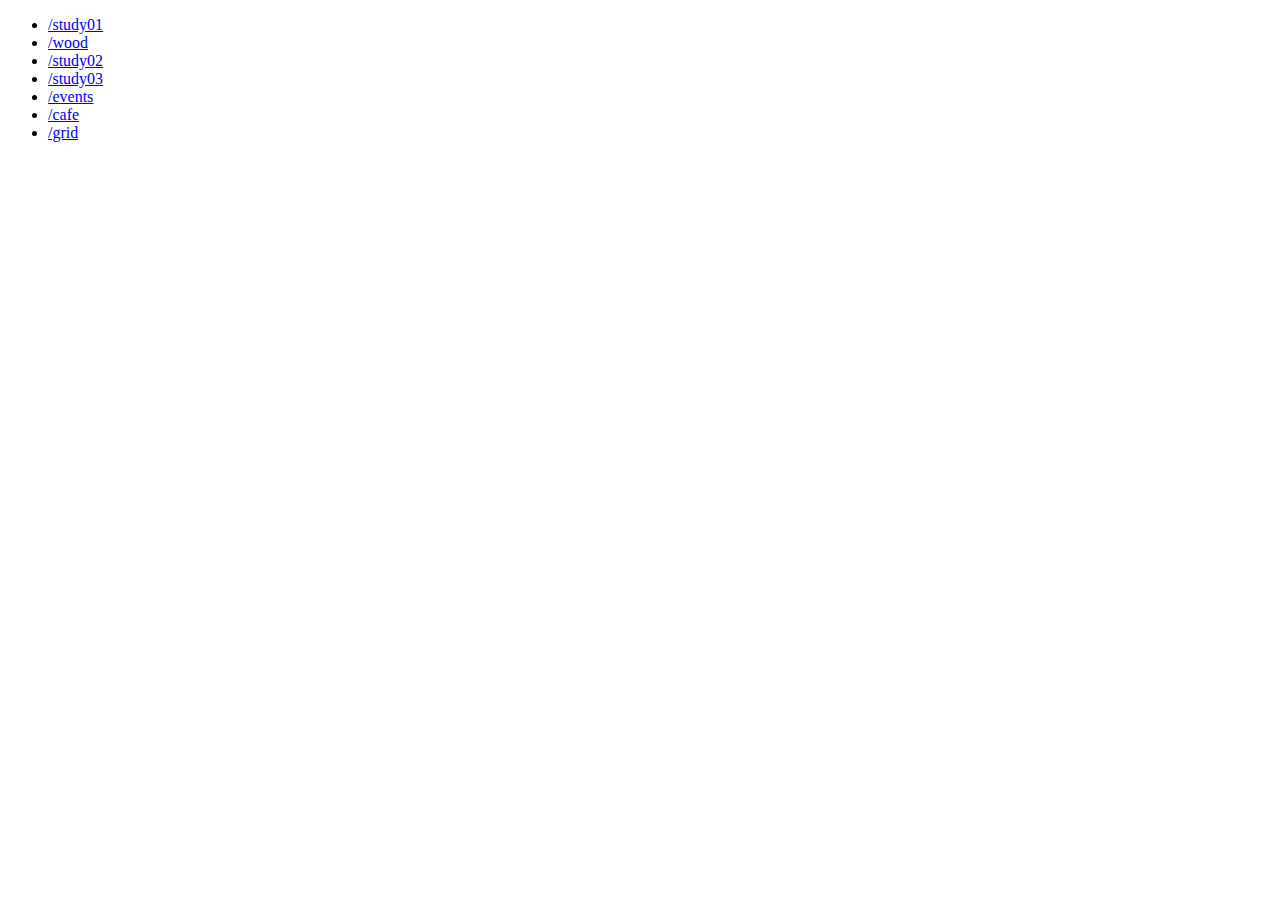
<file: index.html>
<!DOCTYPE html>
<html lang="en">
  <head>
    <meta charset="UTF-8" />
    <meta http-equiv="X-UA-Compatible" content="IE=edge" />
    <meta name="viewport" content="width=device-width, initial-scale=1.0" />
    <title>Document</title>
  </head>
  <body>
    <ul>
      <li><a href="study01">/study01</a></li>
      <li><a href="wood">/wood</a></li>
      <li><a href="study02">/study02</a></li>
      <li><a href="study03">/study03</a></li>
      <li><a href="events">/events</a></li>
      <li><a href="cafe">/cafe</a></li>
      <li><a href="grid">/grid</a></li>
    </ul>
  </body>
</html>
</file>
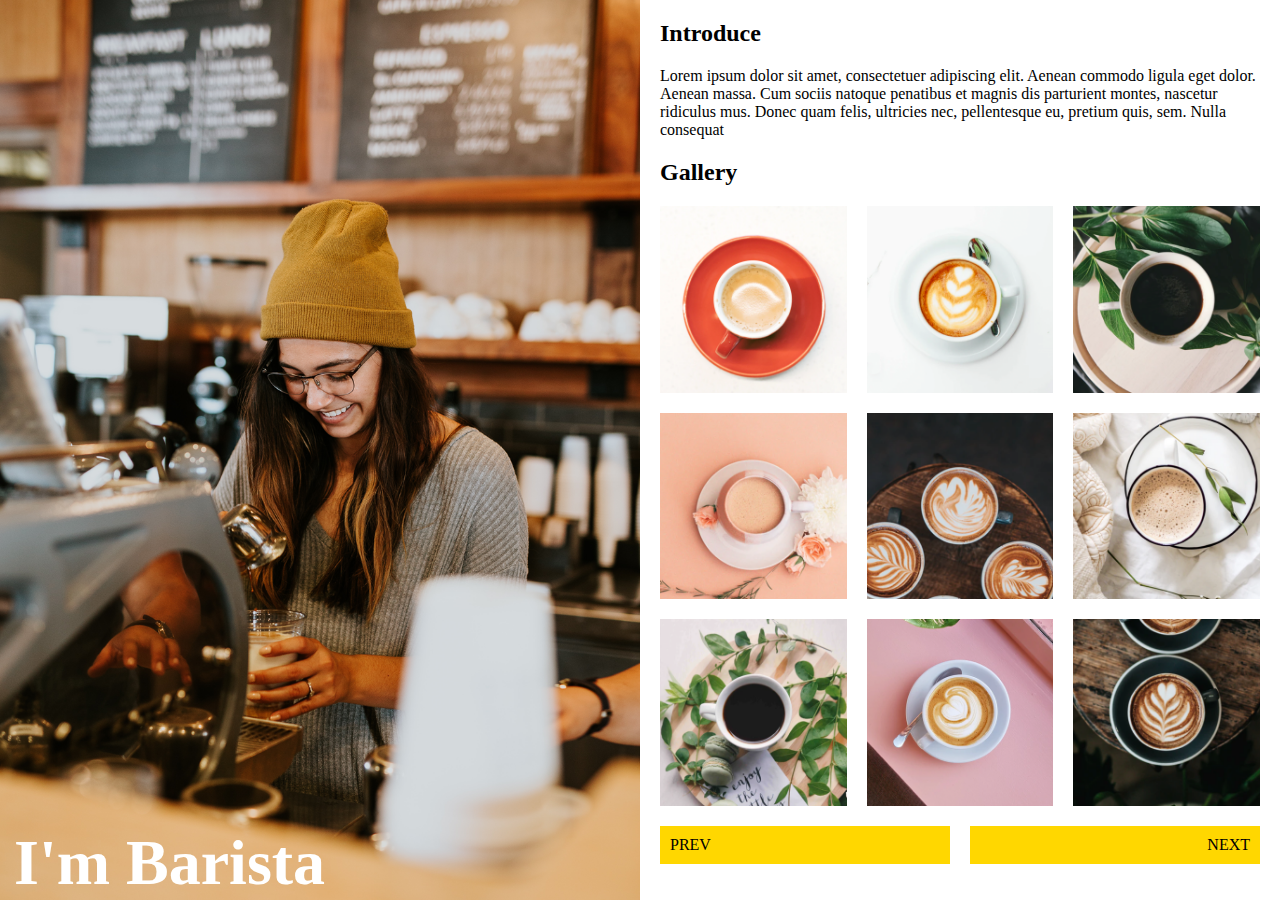
<file: cafe/index.html>
<!DOCTYPE html>
<html>
  <head>
    <title>Cafe</title>
    <link rel="stylesheet" href="style.css" />
  </head>
  <body>
    <section class="main">
      <img class="main-cover" src="./images/cover.png" alt="" />
      <h1 class="main-title">I'm Barista</h1>
    </section>

    <section class="content">
      <section class="section">
        <h2 class="section-title">Introduce</h2>
        <p class="section-description">
          Lorem ipsum dolor sit amet, consectetuer adipiscing elit. Aenean commodo ligula eget dolor. Aenean massa. Cum
          sociis natoque penatibus et magnis dis parturient montes, nascetur ridiculus mus. Donec quam felis, ultricies
          nec, pellentesque eu, pretium quis, sem. Nulla consequat
        </p>
      </section>
      <section class="section">
        <h2 class="section-title">Gallery</h2>
        <ul class="l_row">
          <li class="l_col l_col_4_12 l_col_mobile_6_12">
            <img class="coffee" src="./images/photo_1.png" alt="" />
          </li>
          <li class="l_col l_col_4_12 l_col_mobile_6_12">
            <img class="coffee" src="./images/photo_2.png" alt="" />
          </li>
          <li class="l_col l_col_4_12 l_col_mobile_6_12">
            <img class="coffee" src="./images/photo_3.png" alt="" />
          </li>
          <li class="l_col l_col_4_12 l_col_mobile_6_12">
            <img class="coffee" src="./images/photo_4.png" alt="" />
          </li>
          <li class="l_col l_col_4_12 l_col_mobile_6_12">
            <img class="coffee" src="./images/photo_5.png" alt="" />
          </li>
          <li class="l_col l_col_4_12 l_col_mobile_6_12">
            <img class="coffee" src="./images/photo_6.png" alt="" />
          </li>
          <li class="l_col l_col_4_12 l_col_mobile_6_12">
            <img class="coffee" src="./images/photo_7.png" alt="" />
          </li>
          <li class="l_col l_col_4_12 l_col_mobile_6_12">
            <img class="coffee" src="./images/photo_8.png" alt="" />
          </li>
          <li class="l_col l_col_4_12 l_col_mobile_6_12">
            <img class="coffee" src="./images/photo_9.png" alt="" />
          </li>
        </ul>
        <footer class="section-footer">
          <ul class="l_row">
            <li class="l_col l_col_6_12">
              <button class="button button_prev" type="button">PREV</button>
            </li>
            <li class="l_col l_col_6_12">
              <button class="button button_next" type="button">NEXT</button>
            </li>
          </ul>
        </footer>
      </section>
    </section>
  </body>
</html>
</file>
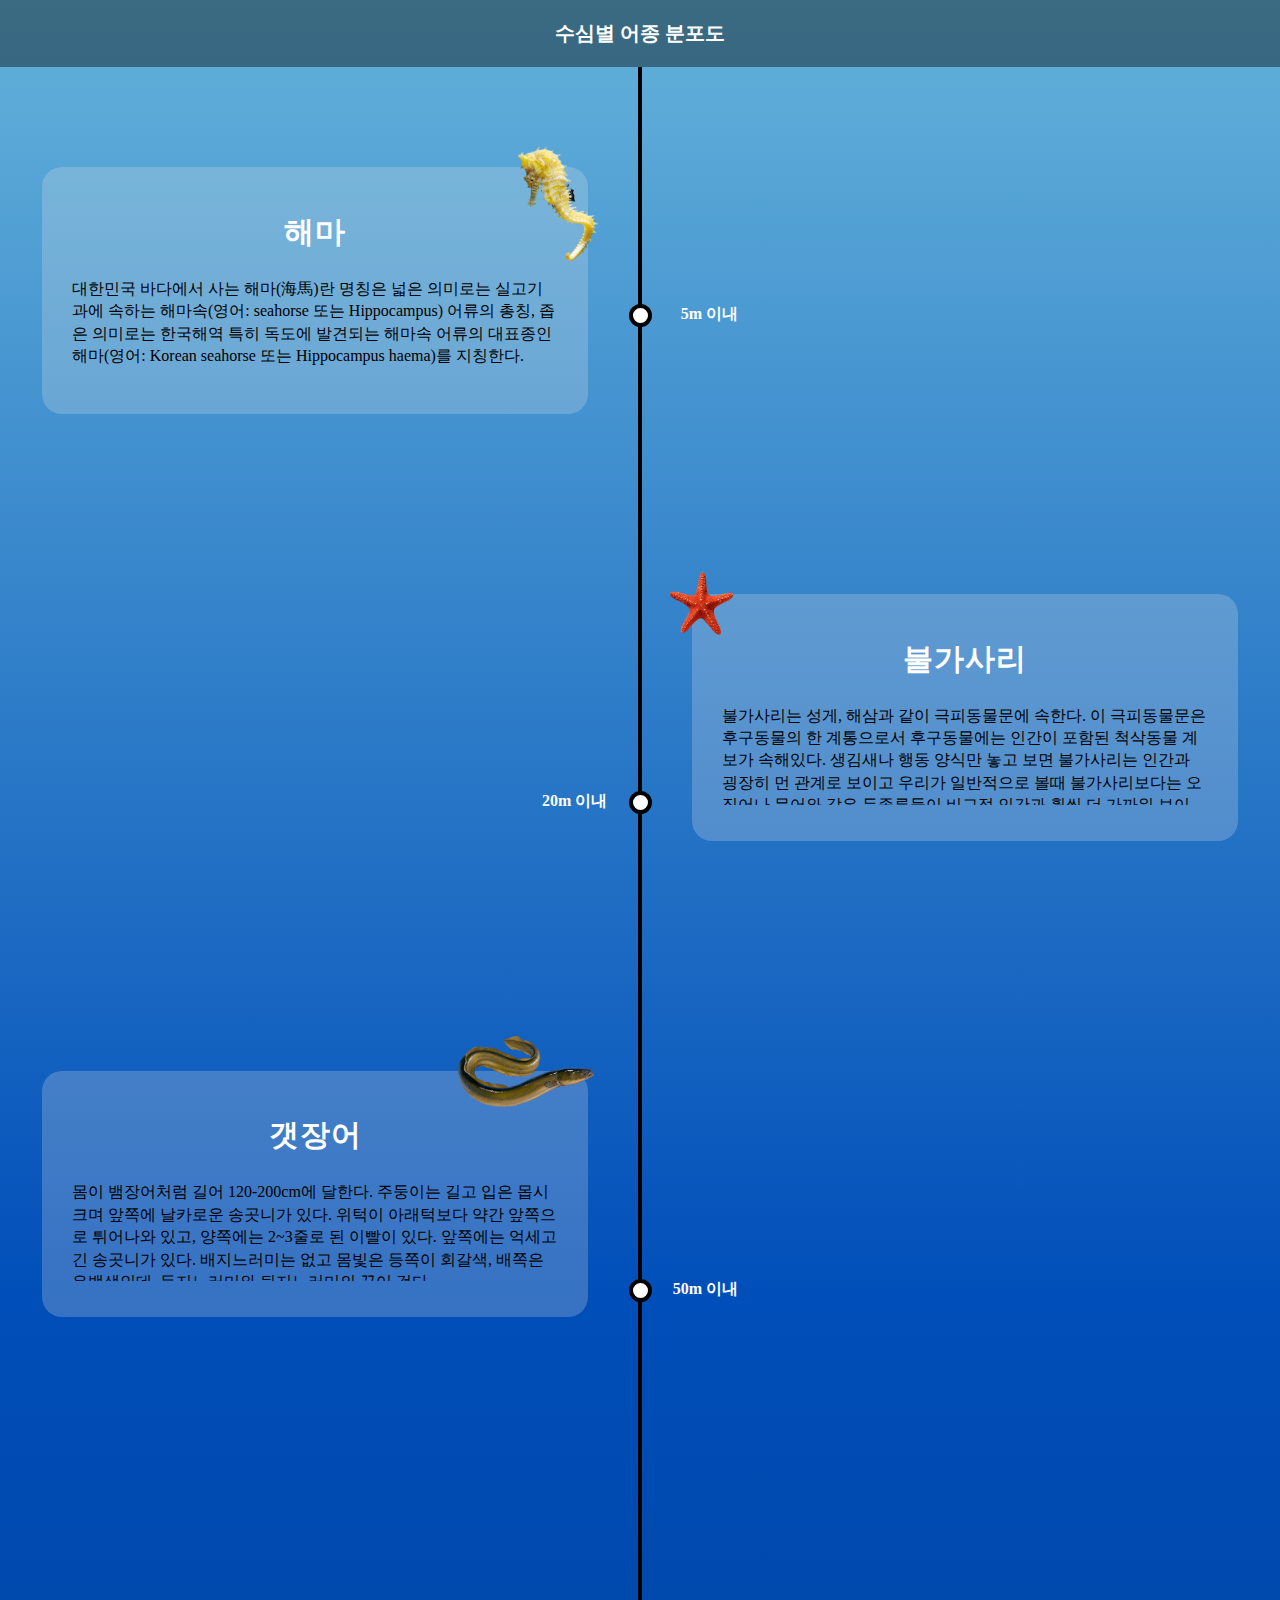
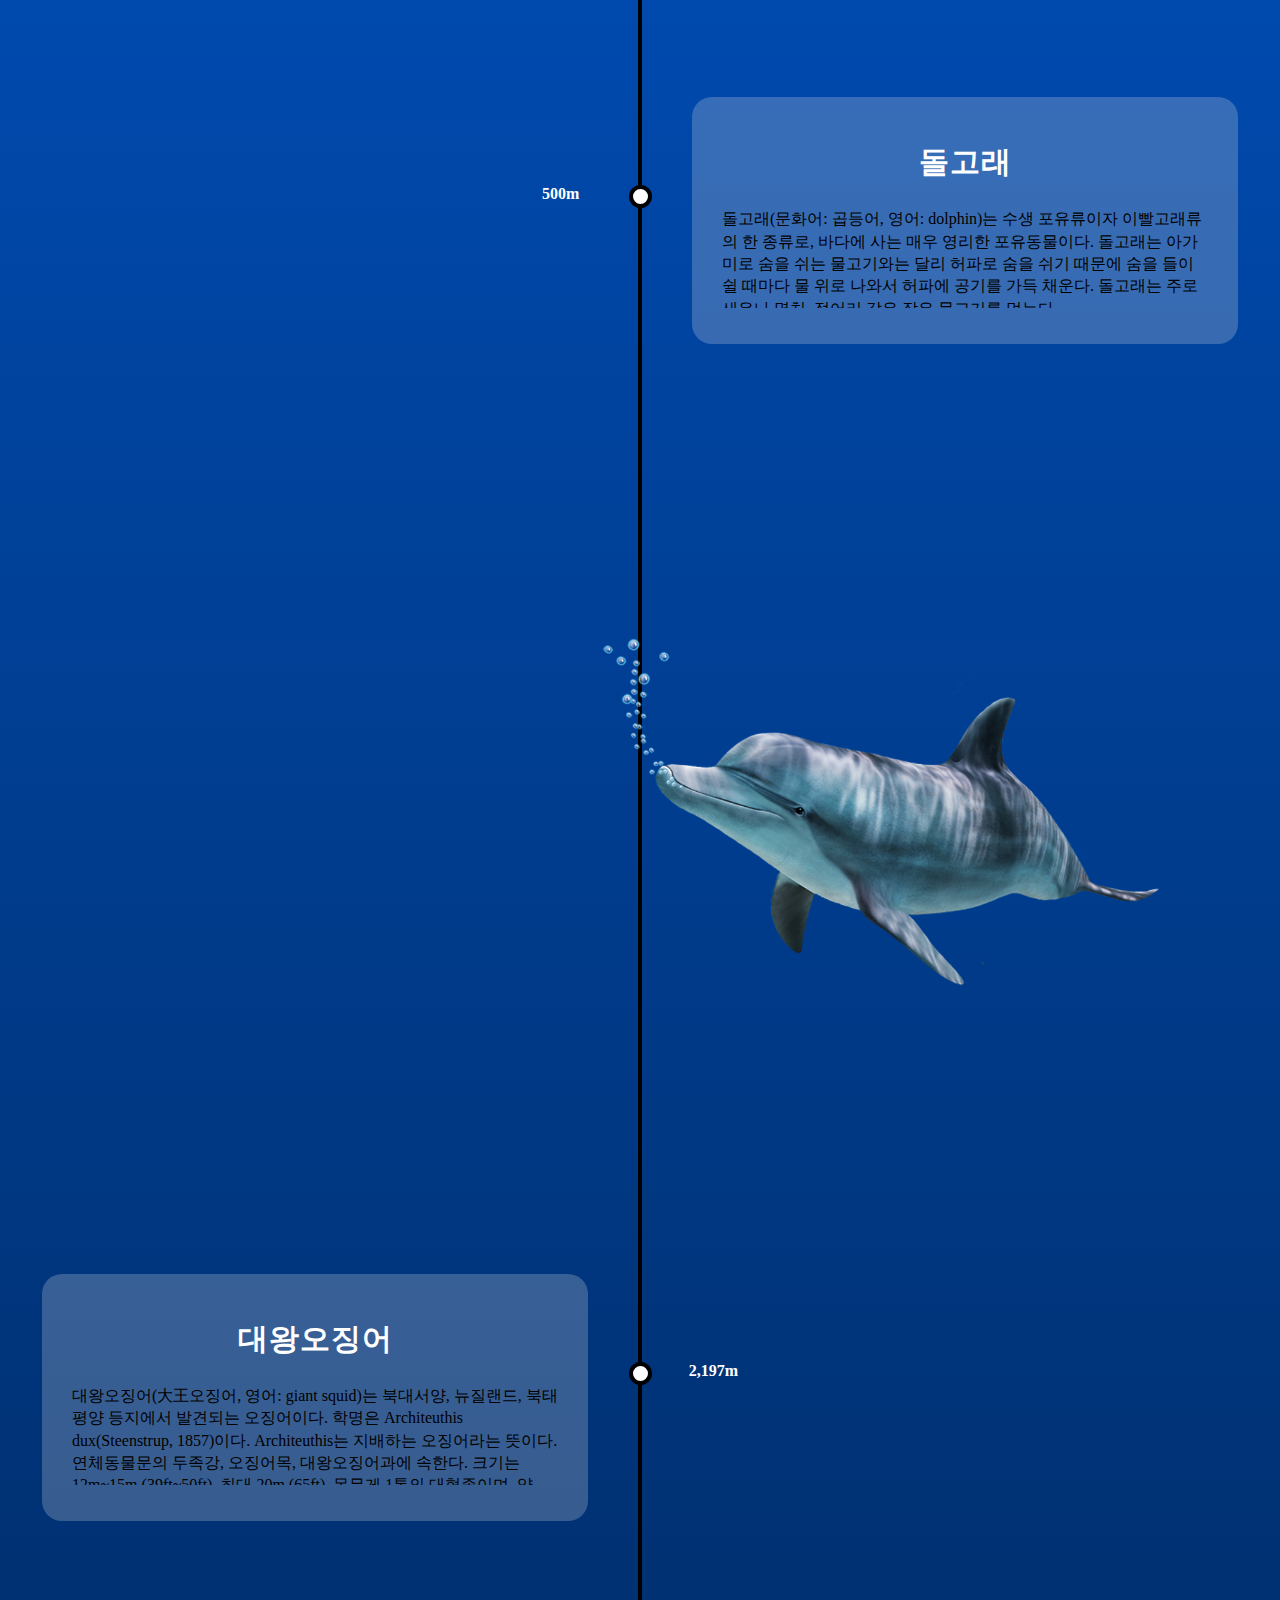
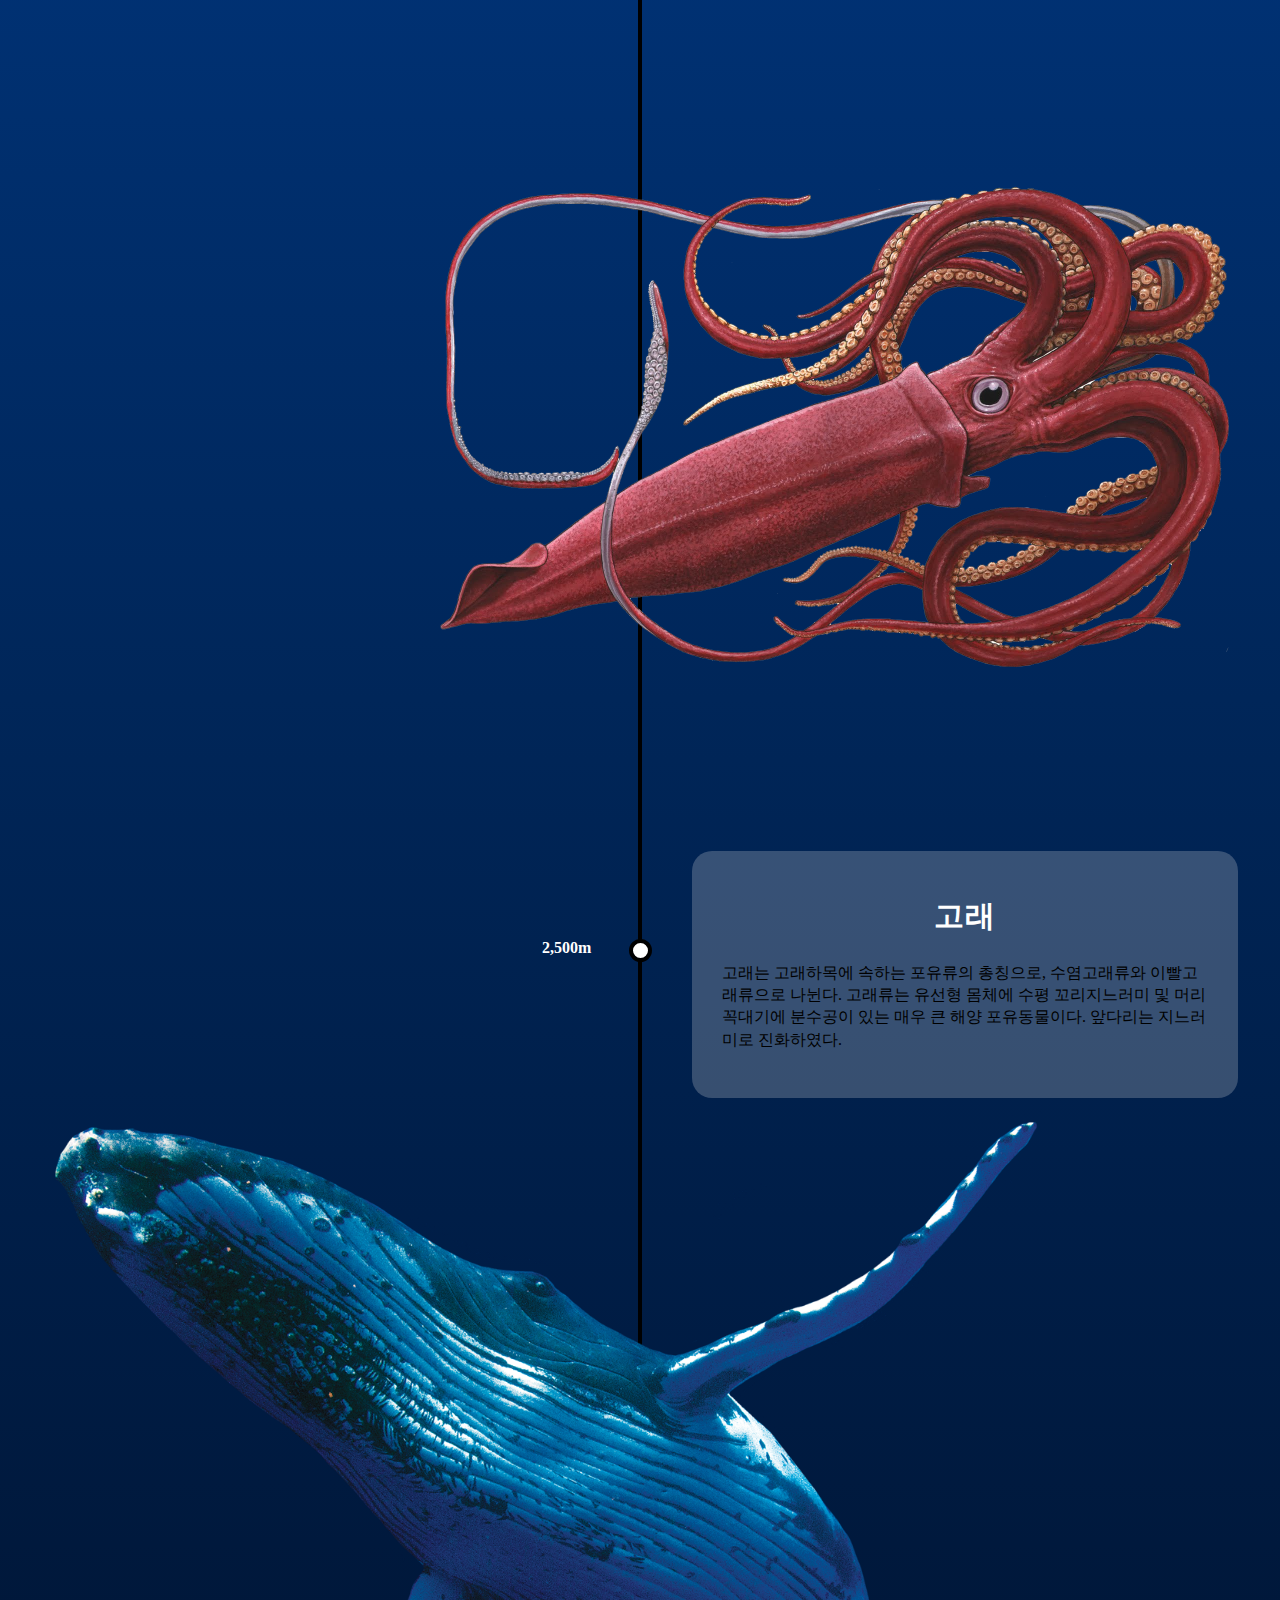
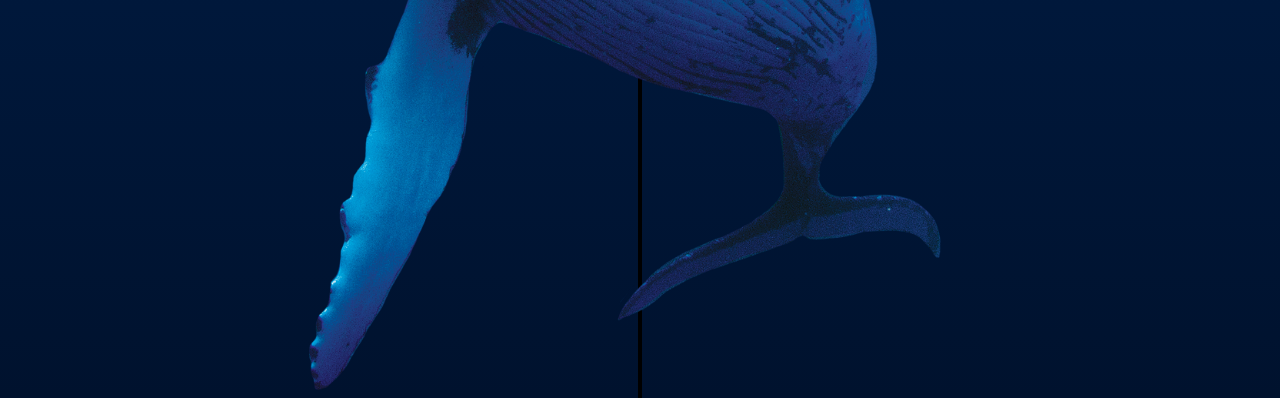
<file: day01/index.html>
<!DOCTYPE html>
<html lang="en">
  <head>
    <meta charset="UTF-8" />
    <meta http-equiv="X-UA-Compatible" content="IE=edge" />
    <meta name="viewport" content="width=device-width, initial-scale=1.0" />
    <link rel="stylesheet" href="./day01.css" />
    <title>수심별 어종 분포도</title>
  </head>
  <body>
    <h1 class="timeline-title">수심별 어종 분포도</h1>

    <section class="timeline-wrapper">
      <ul>
        <li class="timeline-item-container hippocampus">
          <div class="timeline-item-line right">5m 이내</div>
          <img src="./images/hippocampus.png" alt="해마" class="timeline-item-image image-hippocampus" />
          <div class="timeline-item item-hippocampus">
            <h2 class="timeline-item-title">해마</h2>
            <p class="timeline-item-description">
              대한민국 바다에서 사는 해마(海馬)란 명칭은 넓은 의미로는 실고기과에 속하는 해마속(영어: seahorse 또는
              Hippocampus) 어류의 총칭, 좁은 의미로는 한국해역 특히 독도에 발견되는 해마속 어류의 대표종인 해마(영어:
              Korean seahorse 또는 Hippocampus haema)를 지칭한다.
            </p>
          </div>
        </li>

        <li class="timeline-item-container starfish">
          <div class="timeline-item-line left">20m 이내</div>
          <img src="./images/starfish.png" alt="불가사리" class="timeline-item-image image-starfish" />
          <div class="timeline-item item-starfish">
            <h2 class="timeline-item-title">불가사리</h2>
            <p class="timeline-item-description">
              불가사리는 성게, 해삼과 같이 극피동물문에 속한다. 이 극피동물문은 후구동물의 한 계통으로서 후구동물에는
              인간이 포함된 척삭동물 계보가 속해있다. 생김새나 행동 양식만 놓고 보면 불가사리는 인간과 굉장히 먼 관계로
              보이고 우리가 일반적으로 볼때 불가사리보다는 오징어나 문어와 같은 두족류들이 비교적 인간과 훨씬 더 가까워
              보이나, 절지동물과 연체동물이 인간과 아예 다른 선구동물 계보에 속하는 것과 달리 이들은 인간과 같은
              후구동물 계보에 속한다. 즉 유전적으로 인간은 두족류보다 불가사리와 유연 관계가 더 가깝다.
            </p>
          </div>
        </li>

        <li class="timeline-item-container pikeeel">
          <div class="timeline-item-line right">50m 이내</div>
          <img src="./images/pikeeel.png" alt="갯장어" class="timeline-item-image image-pikeeel" />
          <div class="timeline-item item-pikeeel">
            <h2 class="timeline-item-title">갯장어</h2>
            <p class="timeline-item-description">
              몸이 뱀장어처럼 길어 120-200cm에 달한다. 주둥이는 길고 입은 몹시 크며 앞쪽에 날카로운 송곳니가 있다.
              위턱이 아래턱보다 약간 앞쪽으로 튀어나와 있고, 양쪽에는 2~3줄로 된 이빨이 있다. 앞쪽에는 억세고 긴
              송곳니가 있다. 배지느러미는 없고 몸빛은 등쪽이 회갈색, 배쪽은 은백색인데, 등지느러미와 뒷지느러미의 끝이
              검다.
            </p>
          </div>
        </li>

        <li class="timeline-item-container dolphin">
          <div class="timeline-item-line left">500m</div>
          <img src="./images/dolphin.png" alt="돌고래" class="timeline-item-image image-dolphin" />
          <div class="timeline-item item-dolphin">
            <h2 class="timeline-item-title">돌고래</h2>
            <p class="timeline-item-description">
              돌고래(문화어: 곱등어, 영어: dolphin)는 수생 포유류이자 이빨고래류의 한 종류로, 바다에 사는 매우 영리한
              포유동물이다. 돌고래는 아가미로 숨을 쉬는 물고기와는 달리 허파로 숨을 쉬기 때문에 숨을 들이쉴 때마다 물
              위로 나와서 허파에 공기를 가득 채운다. 돌고래는 주로 새우나 멸치, 정어리 같은 작은 물고기를 먹는다.
            </p>
          </div>
        </li>

        <li class="timeline-item-container giant-squid">
          <div class="timeline-item-line right">2,197m</div>
          <img src="./images/giant-squid.png" alt="대왕오징어" class="timeline-item-image image-giant-squid" />
          <div class="timeline-item item-giant-squid">
            <h2 class="timeline-item-title">대왕오징어</h2>
            <p class="timeline-item-description">
              대왕오징어(大王오징어, 영어: giant squid)는 북대서양, 뉴질랜드, 북태평양 등지에서 발견되는 오징어이다.
              학명은 Architeuthis dux(Steenstrup, 1857)이다. Architeuthis는 지배하는 오징어라는 뜻이다. 연체동물문의
              두족강, 오징어목, 대왕오징어과에 속한다. 크기는 12m~15m (39ft~50ft), 최대 20m (65ft), 몸무게 1톤의
              대형종이며, 약 600~1,500m의 심해에 주로 서식한다. 덩치가 큰 오징어류가 다 그렇듯이 몸에 부력을 얻기 위한
              염화 암모늄이 다량 포함되어있어 알싸한 맛이 나기 때문에 식용으로는 이용되지 않는다.
            </p>
          </div>
        </li>

        <li class="timeline-item-container whale">
          <div class="timeline-item-line left">2,500m</div>
          <img src="./images/whale.png" alt="고래" class="timeline-item-image image-whale" />
          <div class="timeline-item item-whale">
            <h2 class="timeline-item-title">고래</h2>
            <p class="timeline-item-description">
              고래는 고래하목에 속하는 포유류의 총칭으로, 수염고래류와 이빨고래류으로 나뉜다. 고래류는 유선형 몸체에
              수평 꼬리지느러미 및 머리 꼭대기에 분수공이 있는 매우 큰 해양 포유동물이다. 앞다리는 지느러미로
              진화하였다.
            </p>
          </div>
        </li>
      </ul>
    </section>
  </body>
</html>
</file>
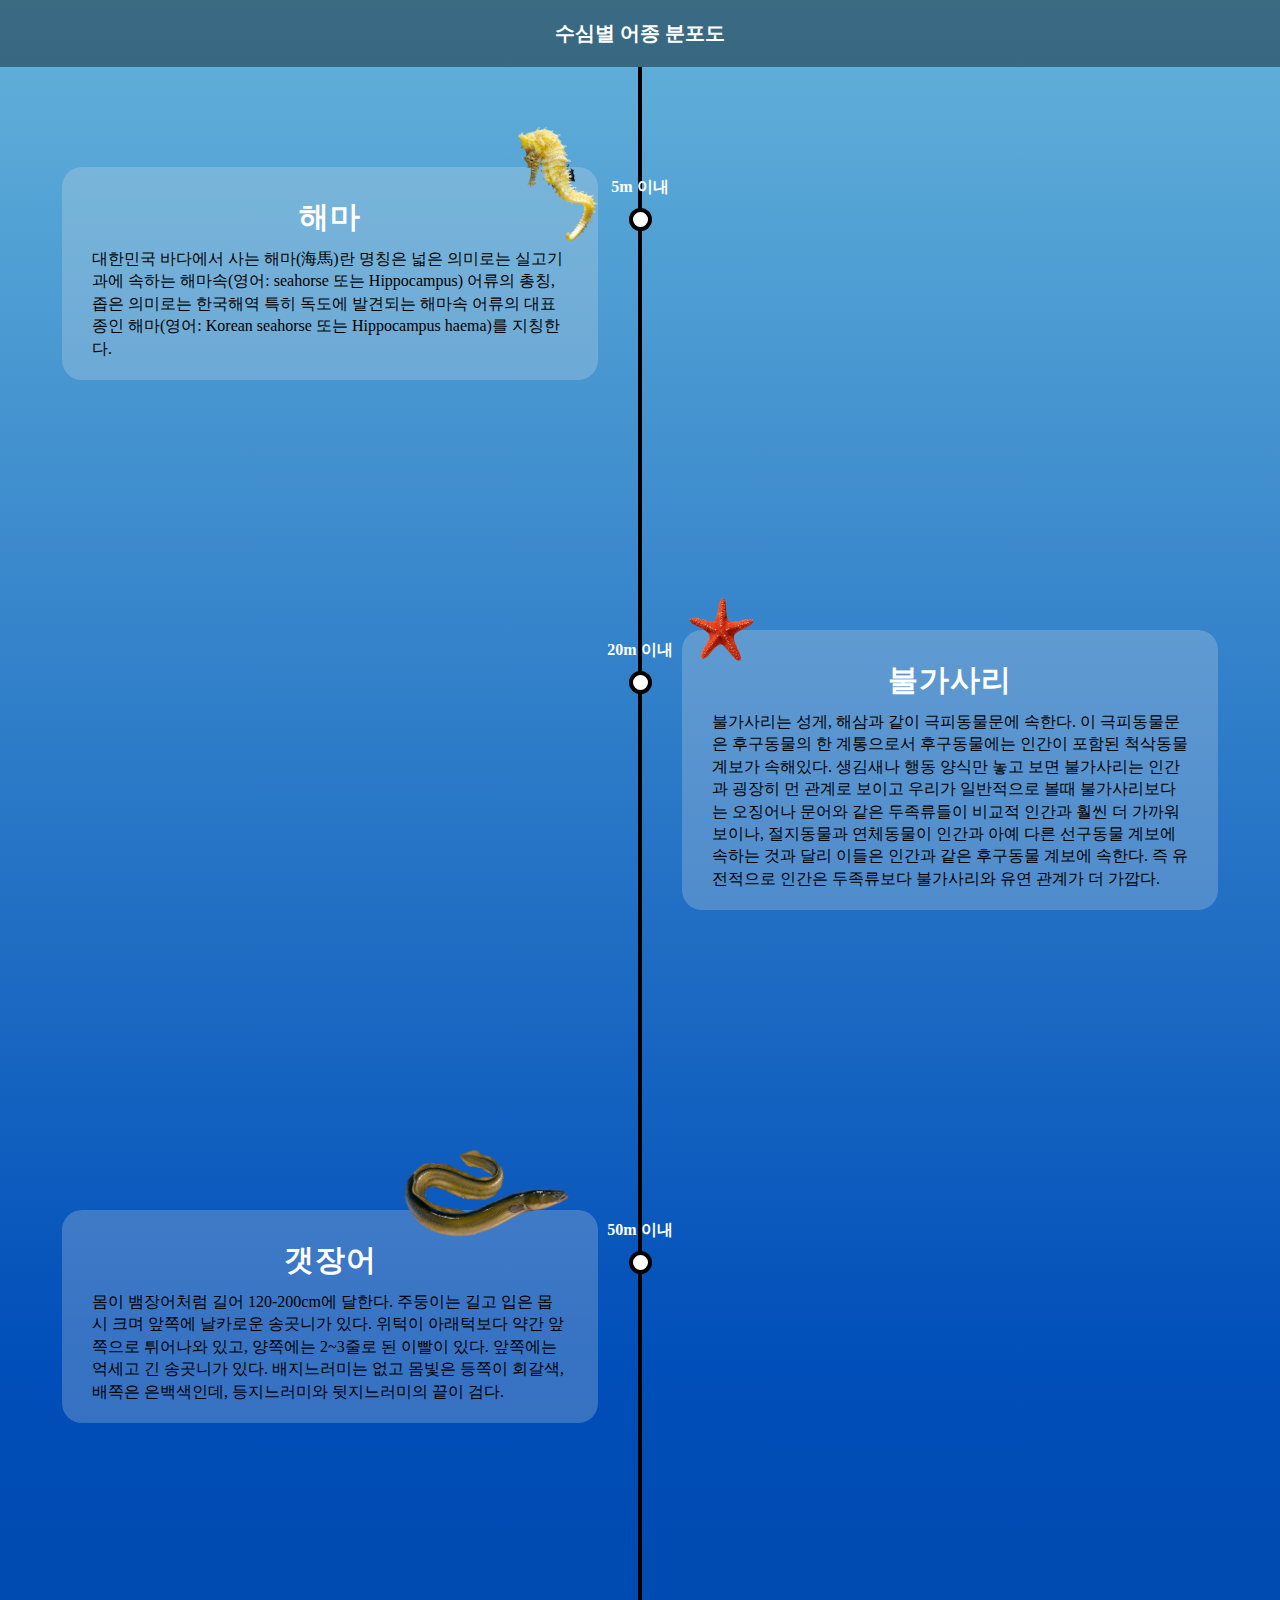
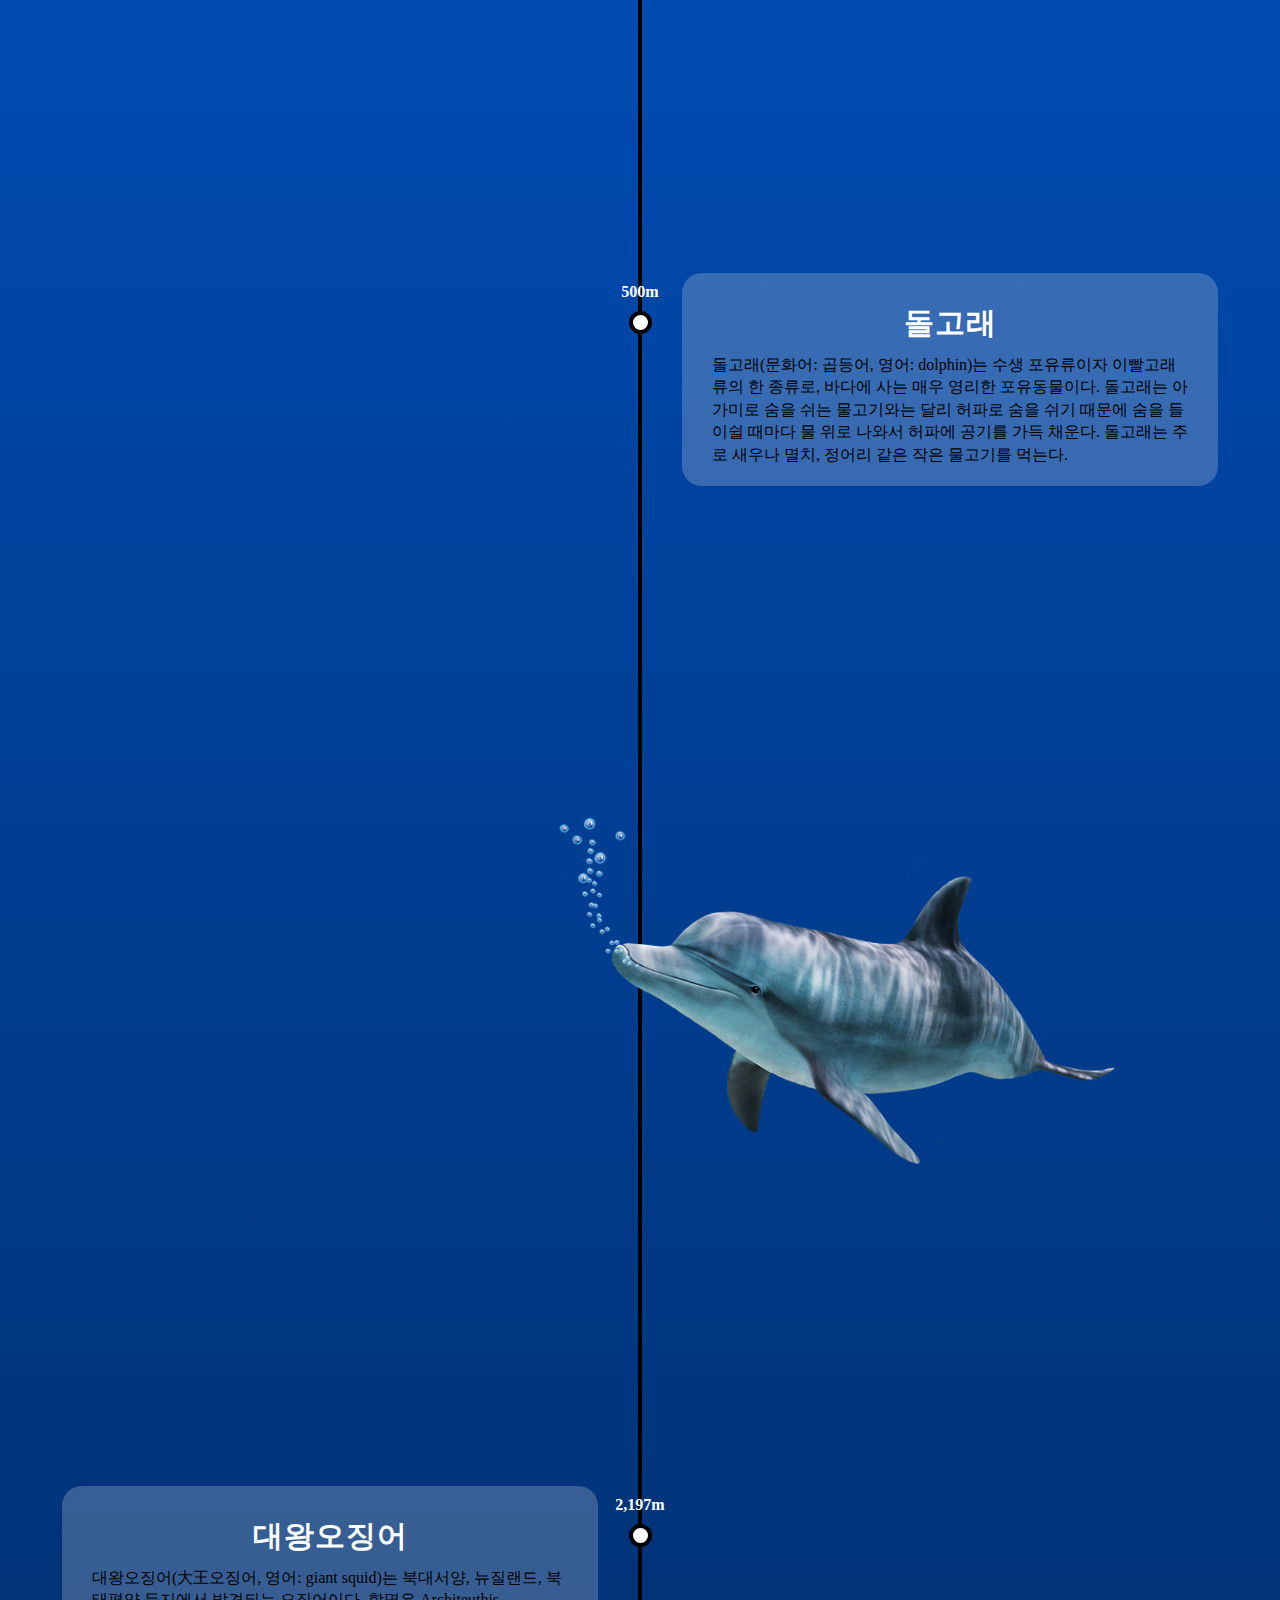
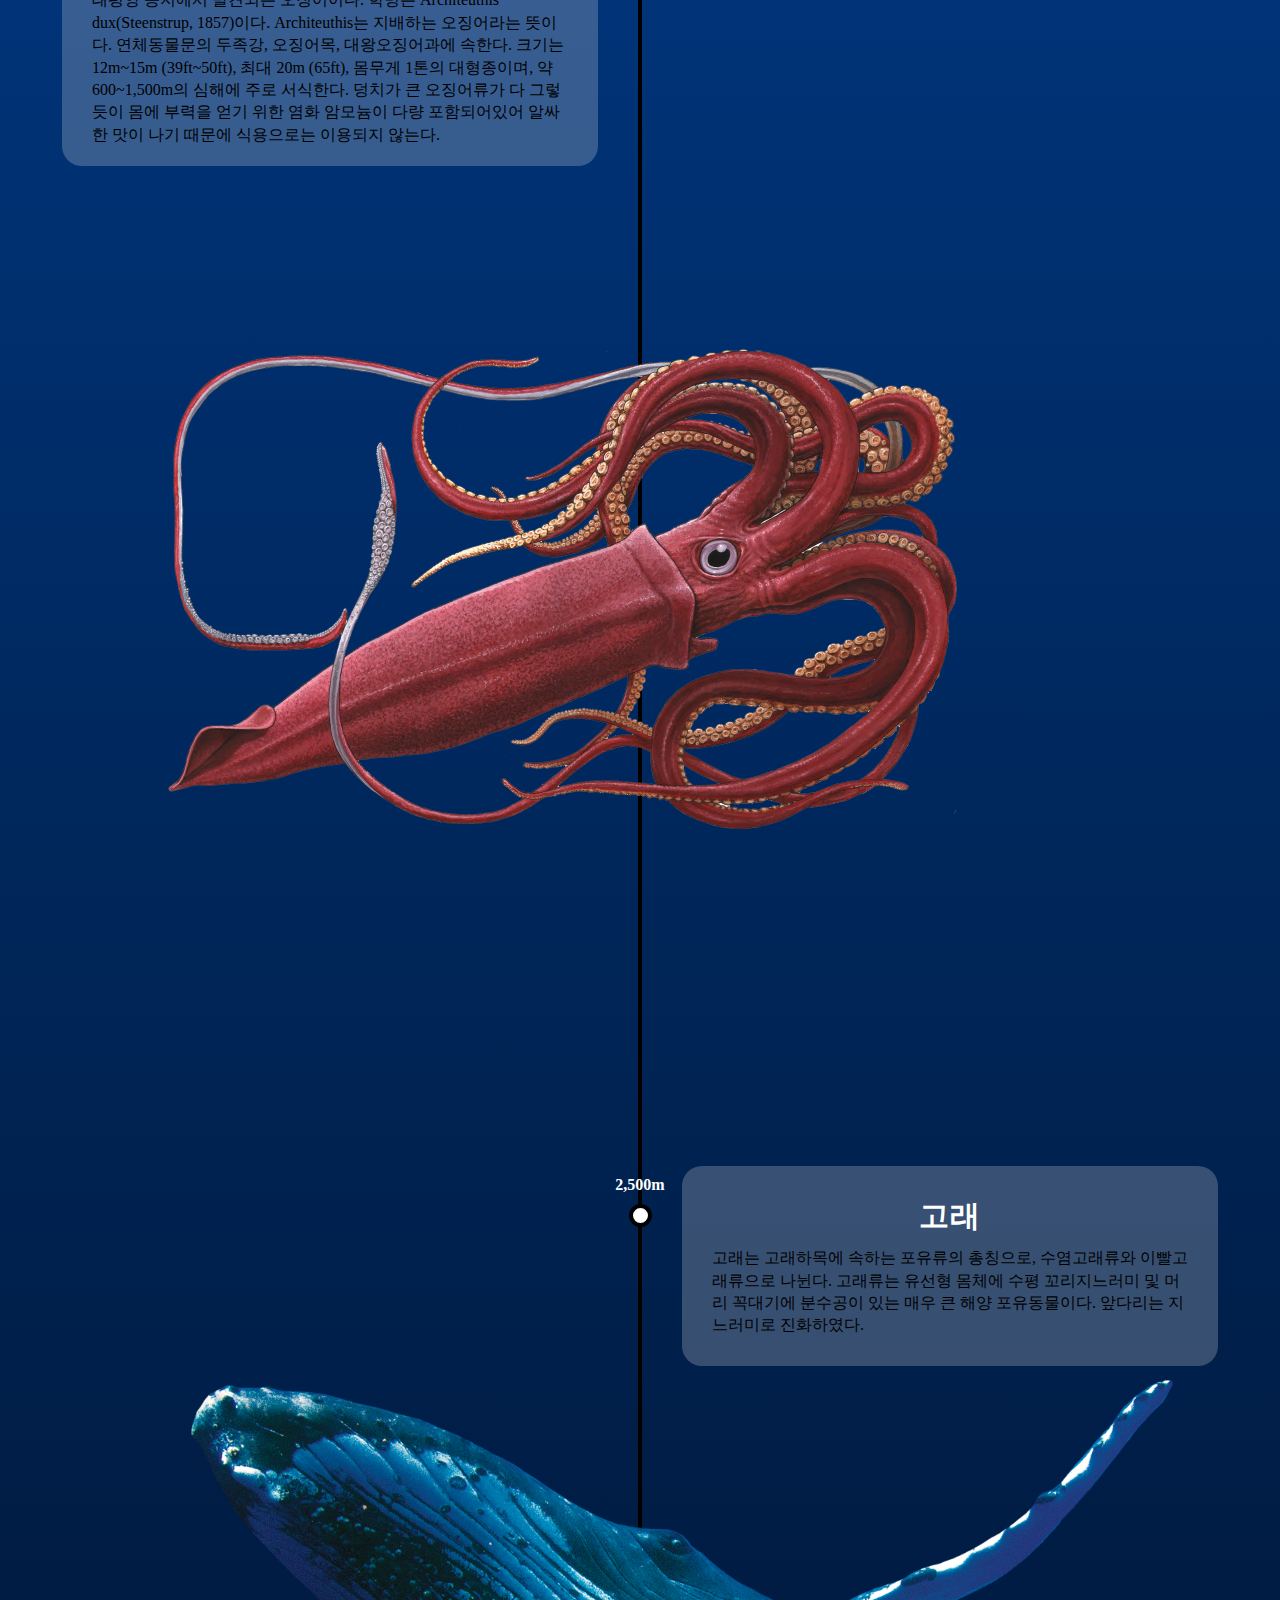
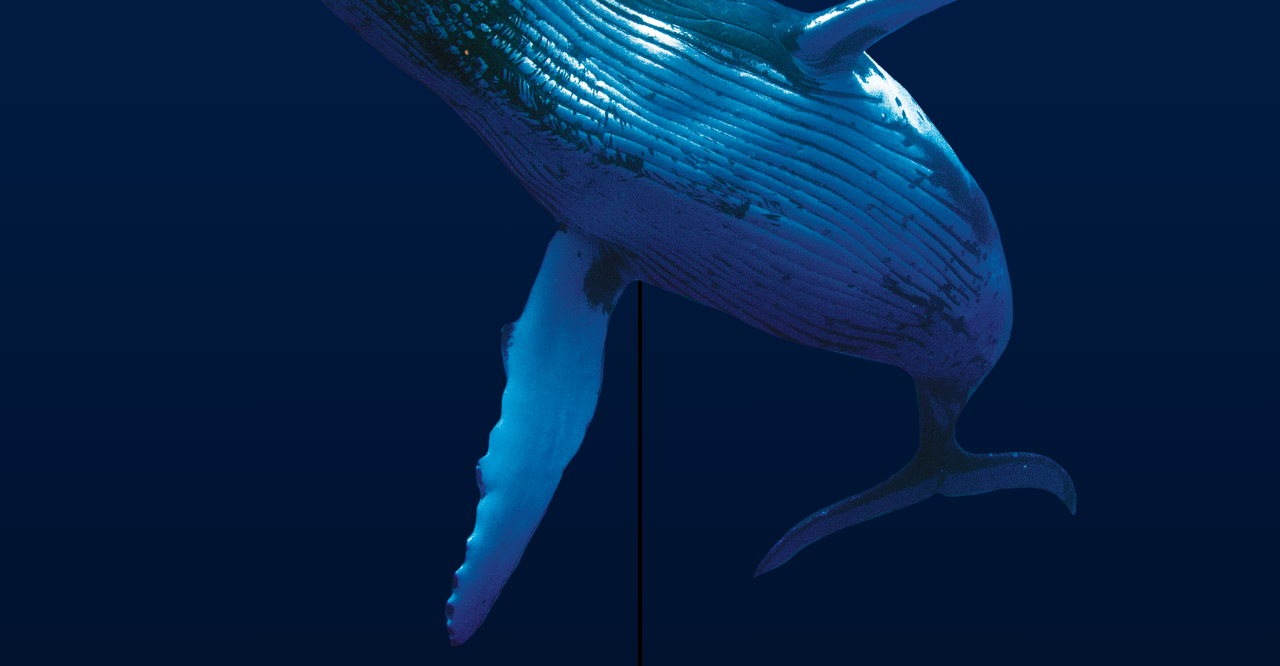
<file: day02/index.html>
<!DOCTYPE html>
<html lang="ko">
  <head>
    <meta charset="UTF-8" />
    <meta http-equiv="X-UA-Compatible" content="IE=edge" />
    <meta name="viewport" content="width=device-width, initial-scale=1.0" />
    <link rel="stylesheet" href="./day02.css" />
    <title>수심별 어종 분포도</title>
  </head>
  <body>
    <section class="wrapper">
      <h1 class="chart-title">수심별 어종 분포도</h1>

      <ul class="chart">
        <li class="layout">
          <div class="chart-item hippocampus">
            <div class="chart-item-main">
              <img class="chart-item-image hippocampus" src="./images/hippocampus.png" alt="" />
              <h2 class="chart-item-title">해마</h2>
              <p class="chart-item-explanation">
                대한민국 바다에서 사는 해마(海馬)란 명칭은 넓은 의미로는 실고기과에 속하는 해마속(영어: seahorse 또는
                Hippocampus) 어류의 총칭, 좁은 의미로는 한국해역 특히 독도에 발견되는 해마속 어류의 대표종인 해마(영어:
                Korean seahorse 또는 Hippocampus haema)를 지칭한다.
              </p>
            </div>
            <div class="chart-item-division">
              <p class="chart-item-division-explanation">5m 이내</p>
            </div>
          </div>
        </li>

        <li class="layout">
          <div class="chart-item starfish">
            <div class="chart-item-main">
              <img class="chart-item-image starfish" src="./images/starfish.png" alt="" />
              <h2 class="chart-item-title">불가사리</h2>
              <p class="chart-item-explanation">
                불가사리는 성게, 해삼과 같이 극피동물문에 속한다. 이 극피동물문은 후구동물의 한 계통으로서 후구동물에는
                인간이 포함된 척삭동물 계보가 속해있다. 생김새나 행동 양식만 놓고 보면 불가사리는 인간과 굉장히 먼
                관계로 보이고 우리가 일반적으로 볼때 불가사리보다는 오징어나 문어와 같은 두족류들이 비교적 인간과 훨씬
                더 가까워 보이나, 절지동물과 연체동물이 인간과 아예 다른 선구동물 계보에 속하는 것과 달리 이들은 인간과
                같은 후구동물 계보에 속한다. 즉 유전적으로 인간은 두족류보다 불가사리와 유연 관계가 더 가깝다.
              </p>
            </div>
            <div class="chart-item-division">
              <p class="chart-item-division-explanation">20m 이내</p>
            </div>
          </div>
        </li>

        <li class="layout">
          <div class="chart-item pikeeel">
            <div class="chart-item-main">
              <img class="chart-item-image pikeeel" src="./images/pikeeel.png" alt="" />
              <h2 class="chart-item-title">갯장어</h2>
              <p class="chart-item-explanation">
                몸이 뱀장어처럼 길어 120-200cm에 달한다. 주둥이는 길고 입은 몹시 크며 앞쪽에 날카로운 송곳니가 있다.
                위턱이 아래턱보다 약간 앞쪽으로 튀어나와 있고, 양쪽에는 2~3줄로 된 이빨이 있다. 앞쪽에는 억세고 긴
                송곳니가 있다. 배지느러미는 없고 몸빛은 등쪽이 회갈색, 배쪽은 은백색인데, 등지느러미와 뒷지느러미의 끝이
                검다.
              </p>
            </div>
            <div class="chart-item-division">
              <p class="chart-item-division-explanation">50m 이내</p>
            </div>
          </div>
        </li>

        <li class="layout">
          <div class="chart-item dolphin">
            <div class="chart-item-main">
              <img class="chart-item-image dolphin" src="./images/dolphin.png" alt="" />
              <h2 class="chart-item-title">돌고래</h2>
              <p class="chart-item-explanation">
                돌고래(문화어: 곱등어, 영어: dolphin)는 수생 포유류이자 이빨고래류의 한 종류로, 바다에 사는 매우 영리한
                포유동물이다. 돌고래는 아가미로 숨을 쉬는 물고기와는 달리 허파로 숨을 쉬기 때문에 숨을 들이쉴 때마다 물
                위로 나와서 허파에 공기를 가득 채운다. 돌고래는 주로 새우나 멸치, 정어리 같은 작은 물고기를 먹는다.
              </p>
            </div>
            <div class="chart-item-division">
              <p class="chart-item-division-explanation">500m</p>
            </div>
          </div>
        </li>

        <li class="layout">
          <div class="chart-item giant-squid">
            <div class="chart-item-main">
              <img class="chart-item-image giant-squid" src="./images/giant-squid.png" alt="" />
              <h2 class="chart-item-title">대왕오징어</h2>
              <p class="chart-item-explanation">
                대왕오징어(大王오징어, 영어: giant squid)는 북대서양, 뉴질랜드, 북태평양 등지에서 발견되는 오징어이다.
                학명은 Architeuthis dux(Steenstrup, 1857)이다. Architeuthis는 지배하는 오징어라는 뜻이다. 연체동물문의
                두족강, 오징어목, 대왕오징어과에 속한다. 크기는 12m~15m (39ft~50ft), 최대 20m (65ft), 몸무게 1톤의
                대형종이며, 약 600~1,500m의 심해에 주로 서식한다. 덩치가 큰 오징어류가 다 그렇듯이 몸에 부력을 얻기 위한
                염화 암모늄이 다량 포함되어있어 알싸한 맛이 나기 때문에 식용으로는 이용되지 않는다.
              </p>
            </div>
            <div class="chart-item-division">
              <p class="chart-item-division-explanation">2,197m</p>
            </div>
          </div>
        </li>

        <li class="layout">
          <div class="chart-item whale">
            <div class="chart-item-main">
              <img class="chart-item-image whale" src="./images/whale.png" alt="" />
              <h2 class="chart-item-title">고래</h2>
              <p class="chart-item-explanation">
                고래는 고래하목에 속하는 포유류의 총칭으로, 수염고래류와 이빨고래류으로 나뉜다. 고래류는 유선형 몸체에
                수평 꼬리지느러미 및 머리 꼭대기에 분수공이 있는 매우 큰 해양 포유동물이다. 앞다리는 지느러미로
                진화하였다.
              </p>
            </div>
            <div class="chart-item-division">
              <p class="chart-item-division-explanation">2,500m</p>
            </div>
          </div>
        </li>
      </ul>
    </section>
  </body>
</html>
</file>
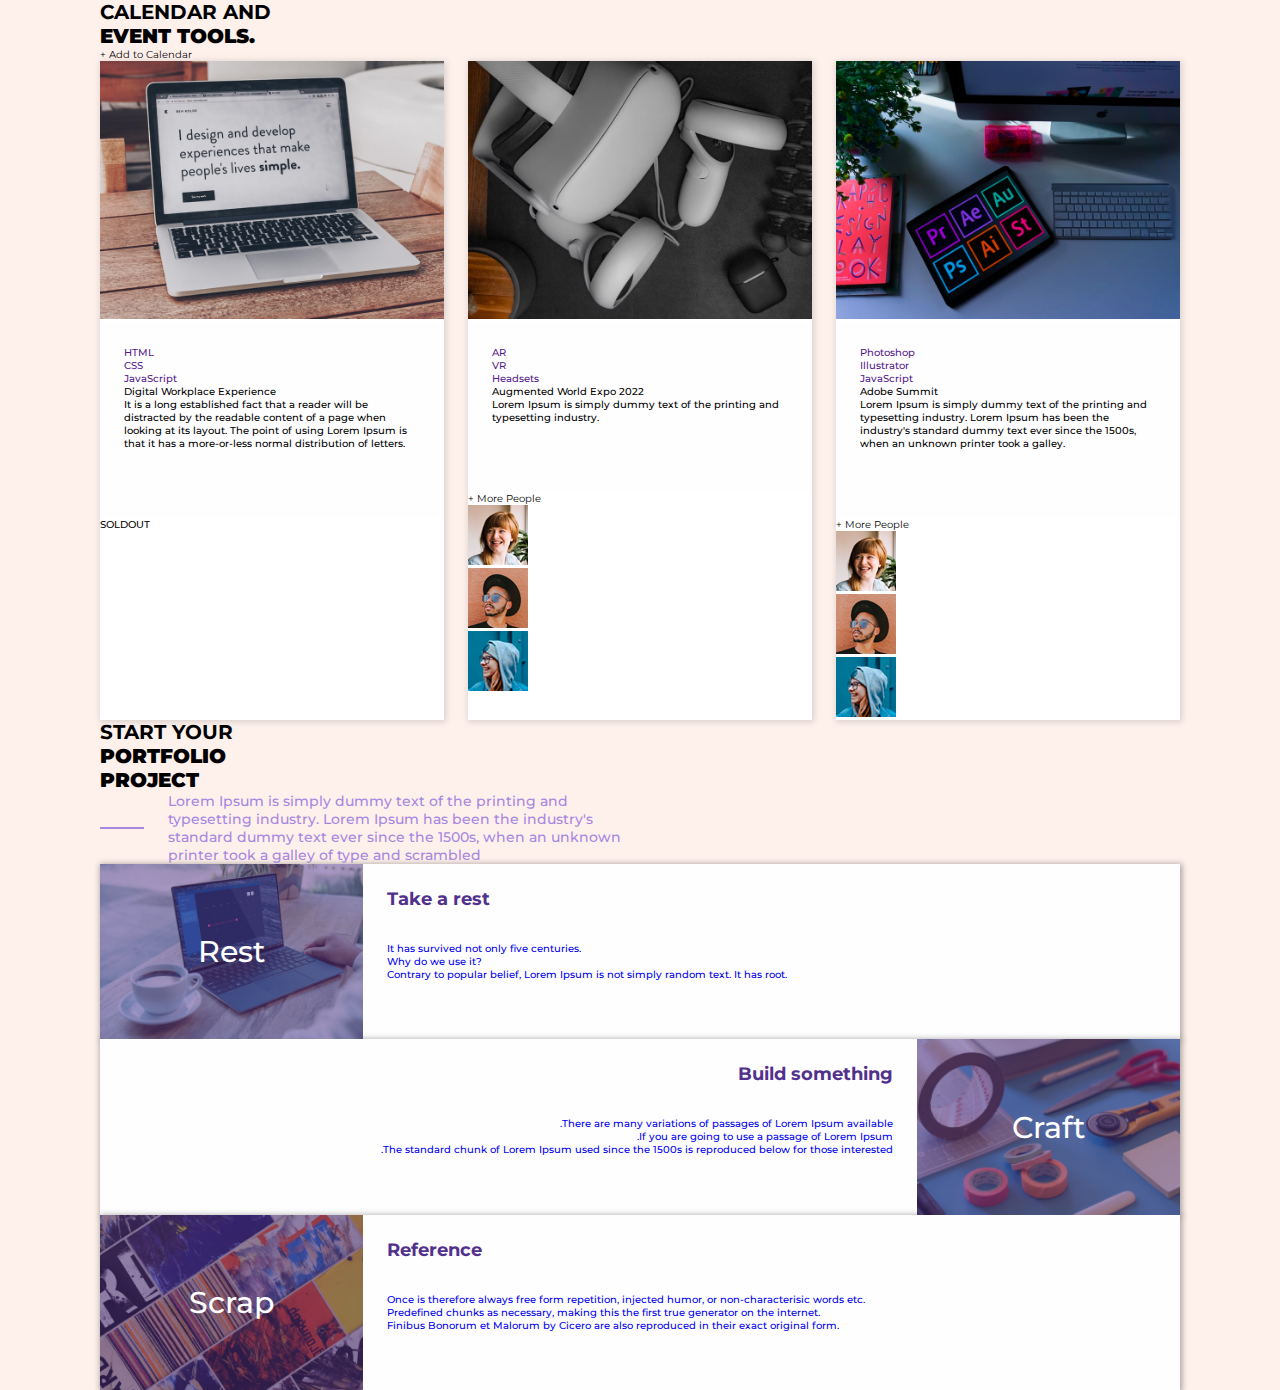
<file: events/index.html>
<!DOCTYPE html>
<html>
  <head>
    <link rel="preconnect" href="https://fonts.googleapis.com" />
    <link rel="preconnect" href="https://fonts.gstatic.com" crossorigin />
    <link href="https://fonts.googleapis.com/css2?family=Montserrat:wght@500;700&display=swap" rel="stylesheet" />
    <link rel="stylesheet" href="style.css" />
  </head>
  <body>
    <section class="section section_white">
      <div class="wrapper">
        <header class="section-header">
          <h1 class="title">
            CALENDAR AND<br />
            <strong class="highlight highlight_light">EVENT TOOLS.</strong>
          </h1>
          <div class="section-header-meta">
            <button class="button button_red">+ Add to Calendar</button>
          </div>
        </header>

        <div class="section-contents">
          <ul class="row">
            <li class="col">
              <div class="event event_soldout">
                <div class="event-cover">
                  <img src="./images/cover01.png" alt="" />
                </div>
                <div class="event-content">
                  <ul class="stack">
                    <li class="stack-item">
                      <a href="">HTML</a>
                    </li>
                    <li class="stack-item">
                      <a href="">CSS</a>
                    </li>
                    <li class="stack-item">
                      <a href="">JavaScript</a>
                    </li>
                  </ul>
                  <div class="event-title">Digital Workplace Experience</div>
                  <div class="event-description">
                    It is a long established fact that a reader will be distracted by the readable content of a page
                    when looking at its layout. The point of using Lorem Ipsum is that it has a more-or-less normal
                    distribution of letters.
                  </div>
                </div>
                <div class="event-state">
                  <div class="event-state-soldout">SOLDOUT</div>
                </div>
              </div>
            </li>

            <li class="col">
              <div class="event ing">
                <div class="event-cover">
                  <img src="./images/cover02.png" alt="" />
                </div>
                <div class="event-content">
                  <ul class="stack">
                    <li class="stack-item">
                      <a href="">AR</a>
                    </li>
                    <li class="stack-item">
                      <a href="">VR</a>
                    </li>
                    <li class="stack-item">
                      <a href="">Headsets</a>
                    </li>
                  </ul>
                  <div class="event-title">Augmented World Expo 2022</div>
                  <div class="event-description">
                    Lorem Ipsum is simply dummy text of the printing and typesetting industry.
                  </div>
                </div>
                <div class="event-state">
                  <button>+ More People</button>
                  <ul class="participation">
                    <li class="participation-item">
                      <img src="./images/people01.png" />
                    </li>
                    <li class="participation-item">
                      <img src="./images/people02.png" />
                    </li>
                    <li class="participation-item">
                      <img src="./images/people03.png" />
                    </li>
                  </ul>
                </div>
              </div>
            </li>

            <li class="col">
              <div class="event ing">
                <div class="event-cover">
                  <img src="./images/cover03.png" alt="" />
                </div>
                <div class="event-content">
                  <ul class="stack">
                    <li class="stack-item">
                      <a href="">Photoshop</a>
                    </li>
                    <li class="stack-item">
                      <a href="">Illustrator</a>
                    </li>
                    <li class="stack-item">
                      <a href="">JavaScript</a>
                    </li>
                  </ul>
                  <div class="event-title">Adobe Summit</div>
                  <div class="event-description">
                    Lorem Ipsum is simply dummy text of the printing and typesetting industry. Lorem Ipsum has been the
                    industry's standard dummy text ever since the 1500s, when an unknown printer took a galley.
                  </div>
                </div>
                <div class="event-state">
                  <button>+ More People</button>
                  <ul class="participation">
                    <li class="participation-item">
                      <img src="./images/people01.png" />
                    </li>
                    <li class="participation-item">
                      <img src="./images/people02.png" />
                    </li>
                    <li class="participation-item">
                      <img src="./images/people03.png" />
                    </li>
                  </ul>
                </div>
              </div>
            </li>
          </ul>
        </div>
      </div>
    </section>

    <section class="section section_purple">
      <div class="wrapper">
        <header class="section-header">
          <h1 class="title">
            START YOUR <br />
            <strong class="highlight">
              PORTFOLIO<br />
              PROJECT
            </strong>
          </h1>

          <p class="zigzag-header-description">
            Lorem Ipsum is simply dummy text of the printing and typesetting industry. Lorem Ipsum has been the
            industry's standard dummy text ever since the 1500s, when an unknown printer took a galley of type and
            scrambled
          </p>
        </header>

        <div class="section-contents">
          <ul class="">
            <li class="zigzag-content-item">
              <a href="#">
                <div class="row quarter">
                  <div class="col">
                    <div class="zigzag-content-cover">
                      <p class="zigzag-content-cover-title">Rest</p>
                      <img src="./zigzag-images/photo01.png" alt="" />
                    </div>
                  </div>
                  <div class="col">
                    <div class="zigzag-content__layout">
                      <p class="zigzag-content-title">Take a rest</p>
                      <ul class="list">
                        <li class="list-item">It has survived not only five centuries.</li>
                        <li class="list-item">Why do we use it?</li>
                        <li class="list-item">
                          Contrary to popular belief, Lorem Ipsum is not simply random text. It has root.
                        </li>
                      </ul>
                    </div>
                  </div>
                </div>
              </a>
            </li>

            <li class="zigzag-content-item">
              <a href="#">
                <div class="row quarter">
                  <div class="col">
                    <div class="zigzag-content-cover">
                      <p class="zigzag-content-cover-title">Craft</p>
                      <img src="./zigzag-images/photo02.png" alt="" />
                    </div>
                  </div>
                  <div class="col">
                    <div class="zigzag-content__layout">
                      <p class="zigzag-content-title">Build something</p>
                      <ul class="list">
                        <li class="list-item">There are many variations of passages of Lorem Ipsum available.</li>
                        <li class="list-item">If you are going to use a passage of Lorem Ipsum.</li>
                        <li class="list-item">
                          The standard chunk of Lorem Ipsum used since the 1500s is reproduced below for those
                          interested.
                        </li>
                      </ul>
                    </div>
                  </div>
                </div>
              </a>
            </li>

            <li class="zigzag-content-item">
              <a href="#">
                <div class="row quarter">
                  <div class="col">
                    <div class="zigzag-content-cover">
                      <p class="zigzag-content-cover-title">Scrap</p>
                      <img src="./zigzag-images/photo03.png" alt="" />
                    </div>
                  </div>
                  <div class="col">
                    <div class="zigzag-content__layout">
                      <p class="zigzag-content-title">Reference</p>
                      <ul class="list">
                        <li class="zlist-item">
                          Once is therefore always free form repetition, injected humor, or non-characterisic words etc.
                        </li>
                        <li class="list-item">
                          Predefined chunks as necessary, making this the first true generator on the internet.
                        </li>
                        <li class="list-item">
                          Finibus Bonorum et Malorum by Cicero are also reproduced in their exact original form.
                        </li>
                      </ul>
                    </div>
                  </div>
                </div>
              </a>
            </li>
          </ul>
        </div>
      </div>
    </section>
  </body>
</html>
</file>
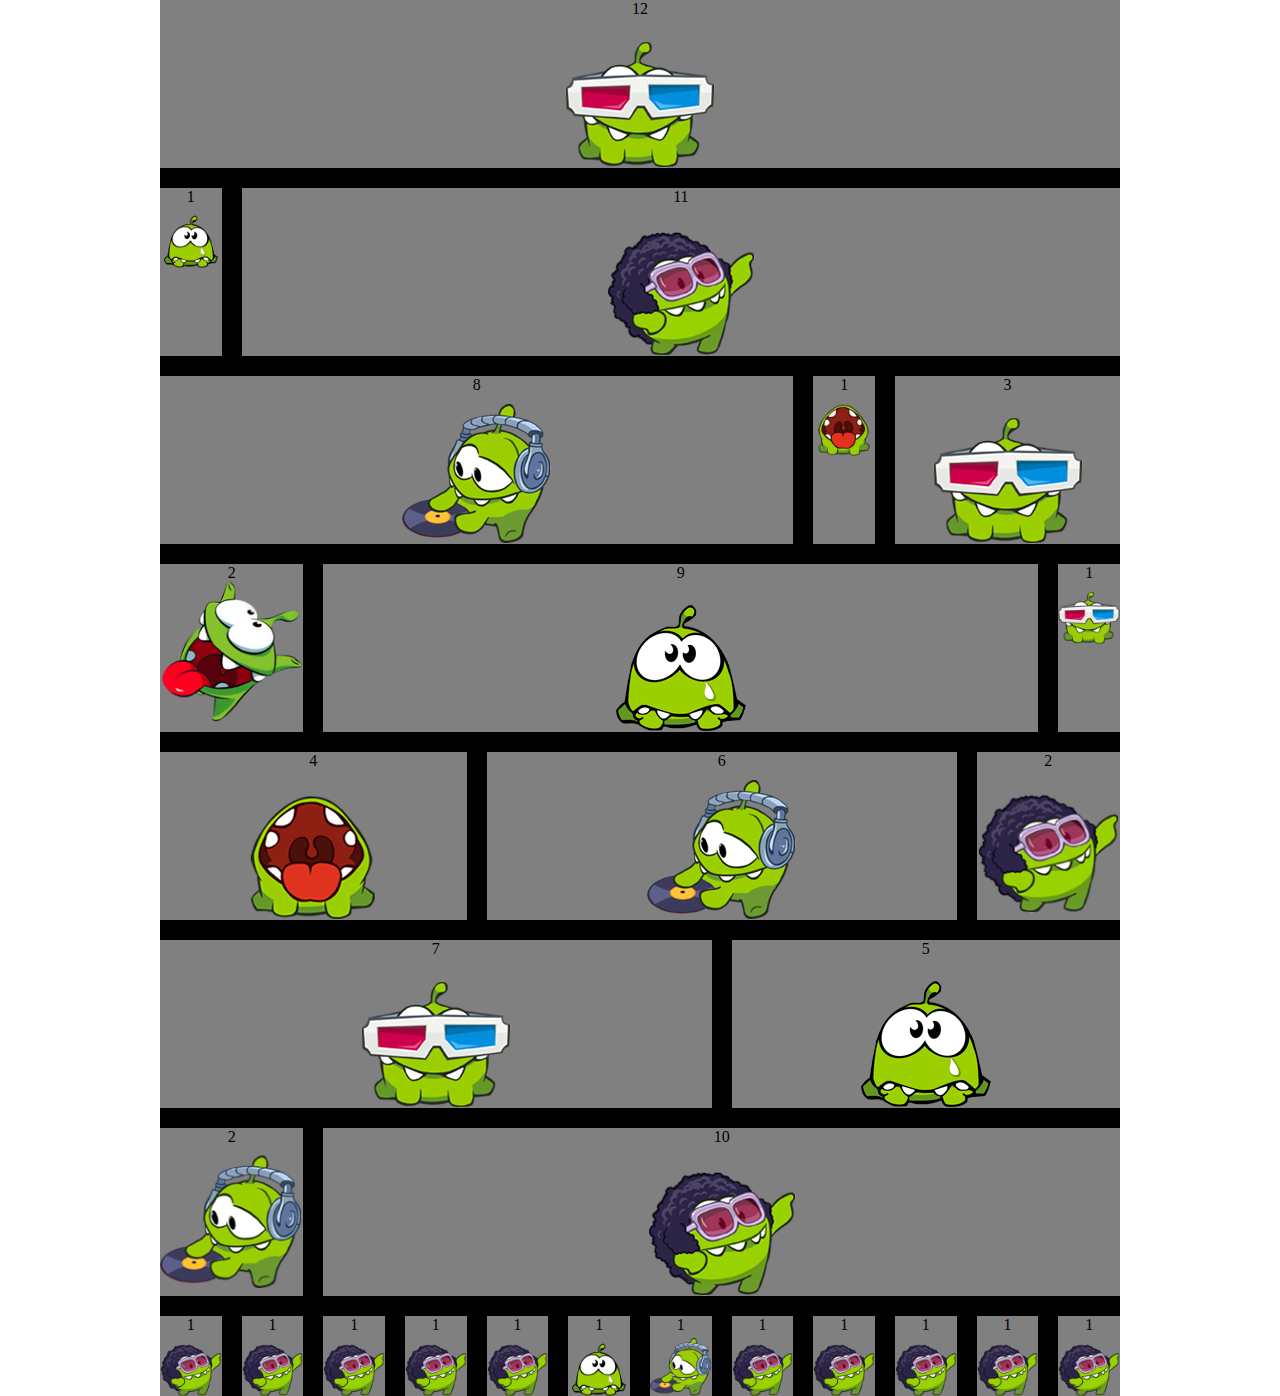
<file: grid/index.html>
<!DOCTYPE html>
<html lang="en">
  <head>
    <meta charset="UTF-8" />
    <meta http-equiv="X-UA-Compatible" content="IE=edge" />
    <meta name="viewport" content="width=device-width, initial-scale=1.0" />
    <title>grid</title>
    <link rel="stylesheet" href="./style.css" />
  </head>
  <body>
    <section class="wrapper">
      <ul class="l_row">
        <li class="l_col_12_12 l_col">
          <div class="frog">
            <p>12</p>
            <img src="./images/frog-3d.png" alt="" />
          </div>
        </li>
        <li class="l_col_1_12 l_col">
          <div class="frog">
            <p>1</p>
            <img src="./images/frog-cry.png" alt="" />
          </div>
        </li>
        <li class="l_col_11_12 l_col">
          <div class="frog">
            <p>11</p>
            <img src="./images/frog-disco.png" alt="" />
          </div>
        </li>
        <li class="l_col_8_12 l_col">
          <div class="frog">
            <p>8</p>
            <img src="./images/frog-dj.png" alt="" />
          </div>
        </li>
        <li class="l_col_1_12 l_col">
          <div class="frog">
            <p>1</p>
            <img src="./images/frog-eat.png" alt="" />
          </div>
        </li>
        <li class="l_col_3_12 l_col">
          <div class="frog">
            <p>3</p>
            <img src="./images/frog-3d.png" alt="" />
          </div>
        </li>
        <li class="l_col_2_12 l_col">
          <div class="frog">
            <p>2</p>
            <img src="./images/frog-hang.png" alt="" />
          </div>
        </li>
        <li class="l_col_9_12 l_col">
          <div class="frog">
            <p>9</p>
            <img src="./images/frog-cry.png" alt="" />
          </div>
        </li>
        <li class="l_col_1_12 l_col">
          <div class="frog">
            <p>1</p>
            <img src="./images/frog-3d.png" alt="" />
          </div>
        </li>
        <li class="l_col_4_12 l_col">
          <div class="frog">
            <p>4</p>
            <img src="./images/frog-eat.png" alt="" />
          </div>
        </li>
        <li class="l_col_6_12 l_col">
          <div class="frog">
            <p>6</p>
            <img src="./images/frog-dj.png" alt="" />
          </div>
        </li>
        <li class="l_col_2_12 l_col">
          <div class="frog">
            <p>2</p>
            <img src="./images/frog-disco.png" alt="" />
          </div>
        </li>
        <li class="l_col_7_12 l_col">
          <div class="frog">
            <p>7</p>
            <img src="./images/frog-3d.png" alt="" />
          </div>
        </li>
        <li class="l_col_5_12 l_col">
          <div class="frog">
            <p>5</p>
            <img src="./images/frog-cry.png" alt="" />
          </div>
        </li>
        <li class="l_col_2_12 l_col">
          <div class="frog">
            <p>2</p>
            <img src="./images/frog-dj.png" alt="" />
          </div>
        </li>
        <li class="l_col_10_12 l_col">
          <div class="frog">
            <p>10</p>
            <img src="./images/frog-disco.png" alt="" />
          </div>
        </li>
        <li class="l_col_1_12 l_col">
          <div class="frog">
            <p>1</p>
            <img src="./images/frog-disco.png" alt="" />
          </div>
        </li>
        <li class="l_col_1_12 l_col">
          <div class="frog">
            <p>1</p>
            <img src="./images/frog-disco.png" alt="" />
          </div>
        </li>
        <li class="l_col_1_12 l_col">
          <div class="frog">
            <p>1</p>
            <img src="./images/frog-disco.png" alt="" />
          </div>
        </li>
        <li class="l_col_1_12 l_col">
          <div class="frog">
            <p>1</p>
            <img src="./images/frog-disco.png" alt="" />
          </div>
        </li>
        <li class="l_col_1_12 l_col">
          <div class="frog">
            <p>1</p>
            <img src="./images/frog-disco.png" alt="" />
          </div>
        </li>
        <li class="l_col_1_12 l_col">
          <div class="frog">
            <p>1</p>
            <img src="./images/frog-cry.png" alt="" />
          </div>
        </li>
        <li class="l_col_1_12 l_col">
          <div class="frog">
            <p>1</p>
            <img src="./images/frog-dj.png" alt="" />
          </div>
        </li>
        <li class="l_col_1_12 l_col">
          <div class="frog">
            <p>1</p>
            <img src="./images/frog-disco.png" alt="" />
          </div>
        </li>
        <li class="l_col_1_12 l_col">
          <div class="frog">
            <p>1</p>
            <img src="./images/frog-disco.png" alt="" />
          </div>
        </li>
        <li class="l_col_1_12 l_col">
          <div class="frog">
            <p>1</p>
            <img src="./images/frog-disco.png" alt="" />
          </div>
        </li>
        <li class="l_col_1_12 l_col">
          <div class="frog">
            <p>1</p>
            <img src="./images/frog-disco.png" alt="" />
          </div>
        </li>
        <li class="l_col_1_12 l_col">
          <div class="frog">
            <p>1</p>
            <img src="./images/frog-disco.png" alt="" />
          </div>
        </li>
      </ul>
    </section>
  </body>
</html>
</file>
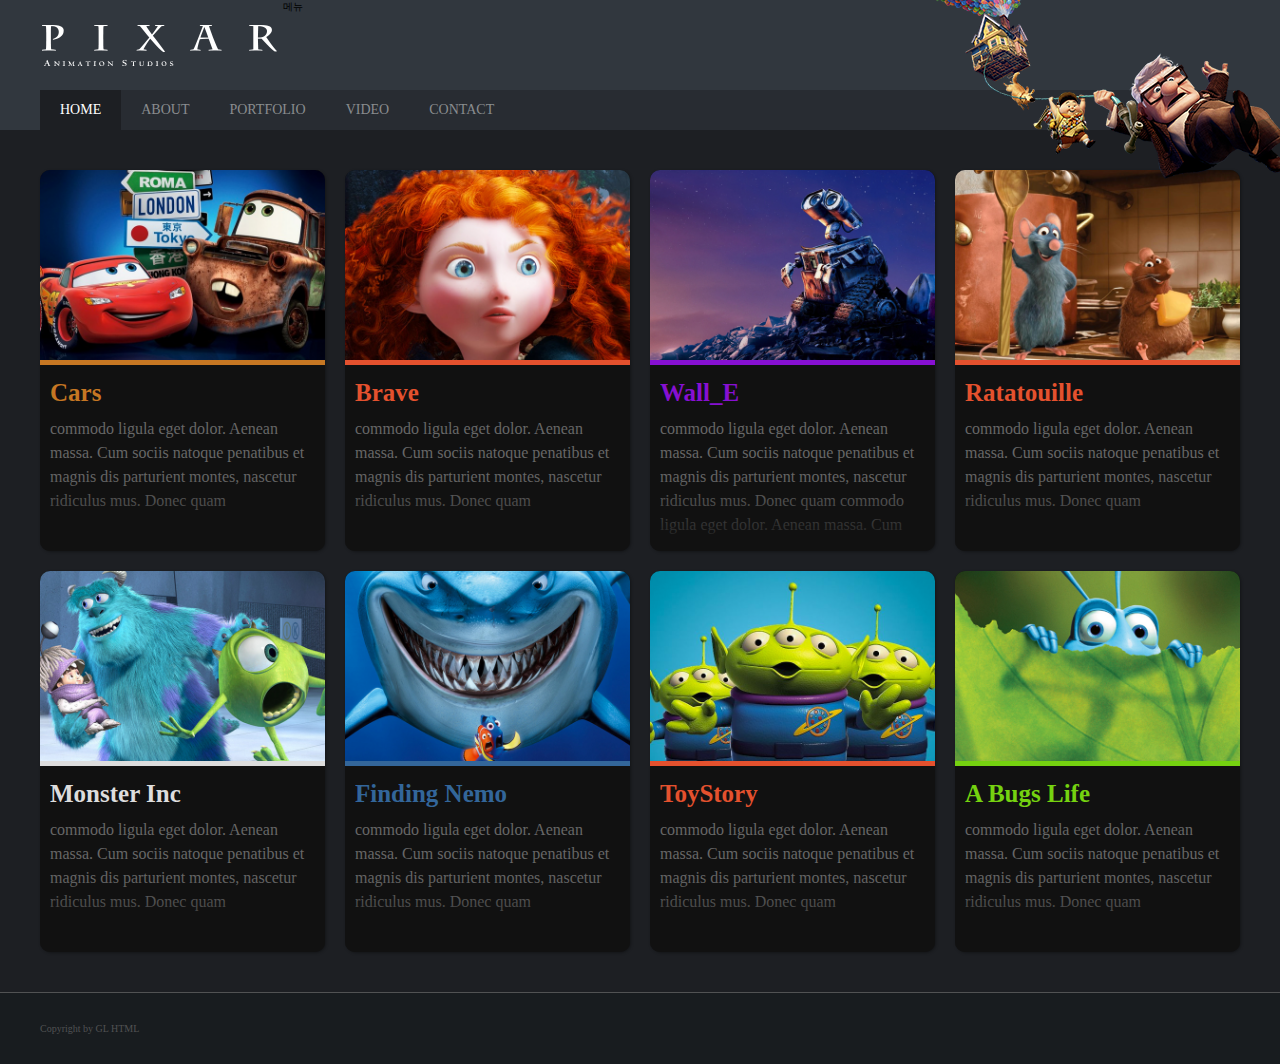
<file: pixar/index.html>
<!DOCTYPE html>
<html>
  <head>
    <title>Responsive Pixar</title>
    <link rel="stylesheet" href="style.css" />
    <meta name="viewport" content="width=device-width, initial-scale=1.0" />
  </head>
  <body>
    <header class="header">
      <div class="l_wrapper">
        <a href="/">
          <img class="header-logo" src="./images/header-logo.png" alt="" />
        </a>
        <img class="header-logo-point" src="./images/header-point.png" alt="" />
        <button class="mobile_menu-button">메뉴</button>
        <nav>
          <ul class="menu">
            <!-- <ul class="menu open"> -->
            <li class="menu-item active">
              <a href="#">HOME</a>
            </li>
            <li class="menu-item">
              <a href="#">ABOUT</a>
            </li>
            <li class="menu-item">
              <a href="#">PORTFOLIO</a>
            </li>
            <li class="menu-item">
              <a href="#">VIDEO</a>
            </li>
            <li class="menu-item">
              <a href="#">CONTACT</a>
            </li>
          </ul>
        </nav>
      </div>
    </header>

    <section class="section">
      <div class="l_wrapper">
        <ul class="l_row">
          <li class="movie l_col_3_12 l_col_tablet_4_12 l_col_mobile_12_12">
            <a href="monster">
              <div class="movie-cover">
                <img class="movie-cover-image" src="./images/pixar03.png" alt="" />
              </div>
              <div class="movie-content movie-content_mandarin">
                <h2 class="movie-title">Cars</h2>
                <p class="movie-description">
                  commodo ligula eget dolor. Aenean massa. Cum sociis natoque penatibus et magnis dis parturient montes,
                  nascetur ridiculus mus. Donec quam
                </p>
              </div>
            </a>
          </li>

          <li class="movie l_col_3_12 l_col_tablet_4_12 l_col_mobile_12_12">
            <a href="monster">
              <div class="movie-cover">
                <img class="movie-cover-image" src="./images/pixar04.png" alt="" />
              </div>
              <div class="movie-content movie-content_orange">
                <h2 class="movie-title">Brave</h2>
                <p class="movie-description">
                  commodo ligula eget dolor. Aenean massa. Cum sociis natoque penatibus et magnis dis parturient montes,
                  nascetur ridiculus mus. Donec quam
                </p>
              </div>
            </a>
          </li>

          <li class="movie l_col_3_12 l_col_tablet_4_12 l_col_mobile_12_12">
            <a href="monster">
              <div class="movie-cover">
                <img class="movie-cover-image" src="./images/pixar05.png" alt="" />
              </div>
              <div class="movie-content movie-content_purple">
                <h2 class="movie-title">Wall_E</h2>
                <p class="movie-description">
                  commodo ligula eget dolor. Aenean massa. Cum sociis natoque penatibus et magnis dis parturient montes,
                  nascetur ridiculus mus. Donec quam commodo ligula eget dolor. Aenean massa. Cum sociis natoque
                  penatibus et magnis dis parturient montes, nascetur ridiculus mus. Donec quam
                </p>
              </div>
            </a>
          </li>

          <li class="movie l_col_3_12 l_col_tablet_4_12 l_col_mobile_12_12">
            <a href="monster">
              <div class="movie-cover">
                <img class="movie-cover-image" src="./images/pixar06.png" alt="" />
              </div>
              <div class="movie-content movie-content_orange">
                <h2 class="movie-title">Ratatouille</h2>
                <p class="movie-description">
                  commodo ligula eget dolor. Aenean massa. Cum sociis natoque penatibus et magnis dis parturient montes,
                  nascetur ridiculus mus. Donec quam
                </p>
              </div>
            </a>
          </li>

          <li class="movie l_col_3_12 l_col_tablet_4_12 l_col_mobile_12_12">
            <a href="monster">
              <div class="movie-cover">
                <img class="movie-cover-image" src="./images/pixar07.png" alt="" />
              </div>
              <div class="movie-content movie-content_white">
                <h2 class="movie-title">Monster Inc</h2>
                <p class="movie-description">
                  commodo ligula eget dolor. Aenean massa. Cum sociis natoque penatibus et magnis dis parturient montes,
                  nascetur ridiculus mus. Donec quam
                </p>
              </div>
            </a>
          </li>

          <li class="movie l_col_3_12 l_col_tablet_4_12 l_col_mobile_12_12">
            <a href="monster">
              <div class="movie-cover">
                <img class="movie-cover-image" src="./images/pixar08.png" alt="" />
              </div>
              <div class="movie-content movie-content_blue">
                <h2 class="movie-title">Finding Nemo</h2>
                <p class="movie-description">
                  commodo ligula eget dolor. Aenean massa. Cum sociis natoque penatibus et magnis dis parturient montes,
                  nascetur ridiculus mus. Donec quam
                </p>
              </div>
            </a>
          </li>

          <li class="movie l_col_3_12 l_col_tablet_4_12 l_col_mobile_12_12">
            <a href="monster">
              <div class="movie-cover">
                <img class="movie-cover-image" src="./images/pixar09.png" alt="" />
              </div>
              <div class="movie-content movie-content_orange">
                <h2 class="movie-title">ToyStory</h2>
                <p class="movie-description">
                  commodo ligula eget dolor. Aenean massa. Cum sociis natoque penatibus et magnis dis parturient montes,
                  nascetur ridiculus mus. Donec quam
                </p>
              </div>
            </a>
          </li>

          <li class="movie l_col_3_12 l_col_tablet_4_12 l_col_mobile_12_12">
            <a href="monster">
              <div class="movie-cover">
                <img class="movie-cover-image" src="./images/pixar10.png" alt="" />
              </div>
              <div class="movie-content movie-content_green">
                <h2 class="movie-title">A Bugs Life</h2>
                <p class="movie-description">
                  commodo ligula eget dolor. Aenean massa. Cum sociis natoque penatibus et magnis dis parturient montes,
                  nascetur ridiculus mus. Donec quam
                </p>
              </div>
            </a>
          </li>
        </ul>
      </div>
    </section>

    <footer class="footer">
      <div class="l_wrapper">
        <p class="footer-description">Copyright by GL HTML</p>
      </div>
    </footer>
  </body>
</html>
</file>
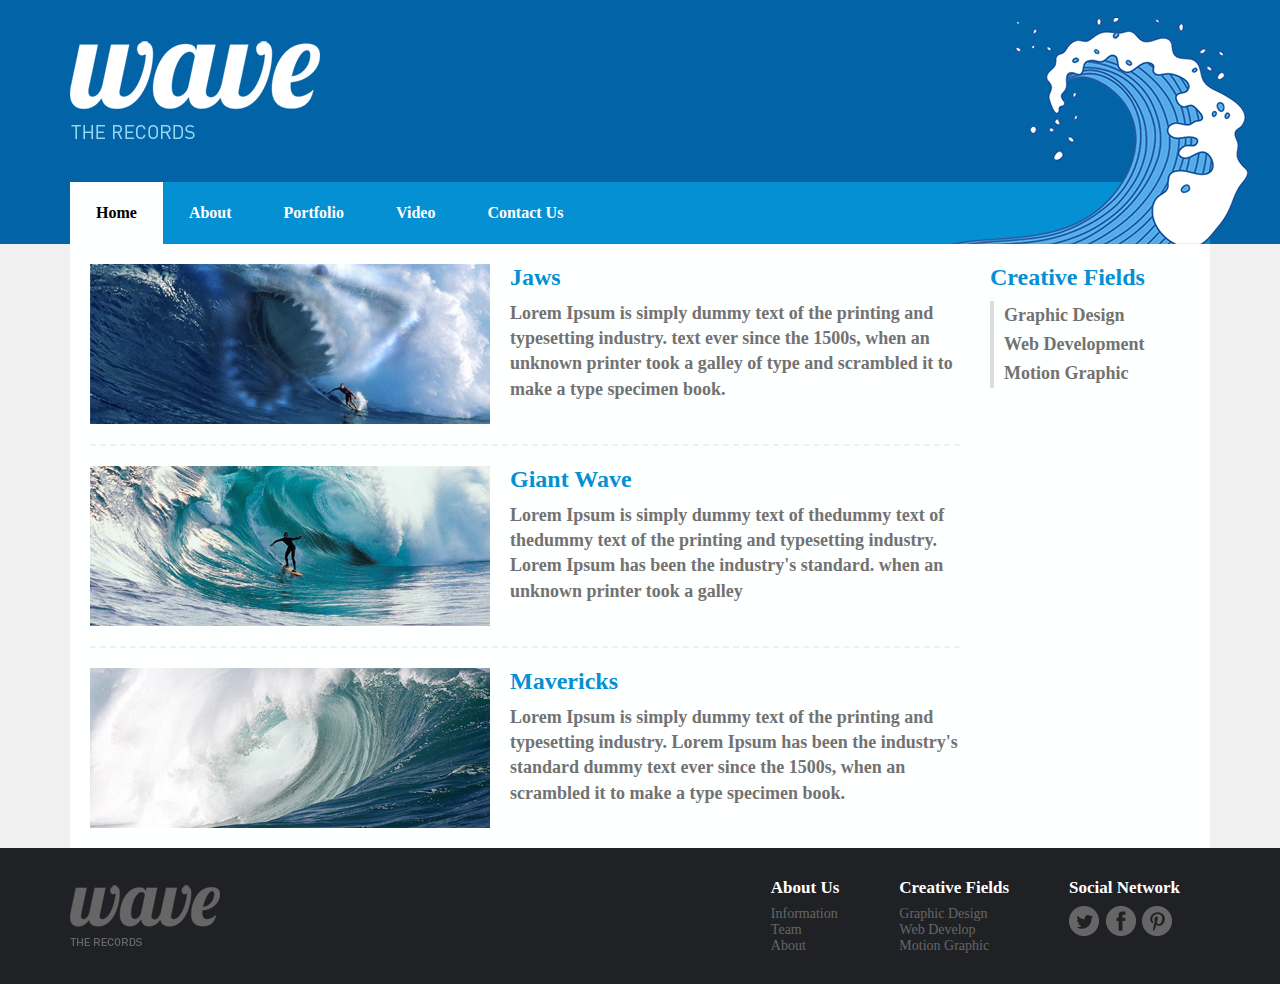
<file: study03/index.html>
<!DOCTYPE html>
<html>
  <head>
    <meta charset="UTF-8" />
    <link rel="stylesheet" href="style.css" />
    <title>Wave Record</title>
  </head>
  <body>
    <header class="header">
      <div class="l_container">
        <div class="header-layout">
          <a class="header-logo" href="#"><img src="./images/header-logo.png" /></a>
          <ul class="header-menu">
            <li class="header-menu-item"><a class="active" href="#">Home</a></li>
            <li class="header-menu-item"><a href="#">About</a></li>
            <li class="header-menu-item"><a href="#">Portfolio</a></li>
            <li class="header-menu-item"><a href="#">Video</a></li>
            <li class="header-menu-item"><a href="#">Contact Us</a></li>
          </ul>
        </div>
      </div>
    </header>

    <div class="l_container">
      <main class="main">
        <div class="home-layout">
          <ul class="content">
            <li class="content-layout">
              <img class="content-cover" src="./images/section01.png" alt="" />
              <div class="content-info">
                <h2 class="content-info-title">Jaws</h2>
                <p class="content-info-description">
                  Lorem Ipsum is simply dummy text of the printing and typesetting industry. text ever since the 1500s,
                  when an unknown printer took a galley of type and scrambled it to make a type specimen book.
                </p>
              </div>
            </li>

            <li class="content-layout">
              <img class="content-cover" src="./images/section02.png" alt="" / >
              <div class="content-info">
                <h2 class="content-info-title">Giant Wave</h2>
                <p class="content-info-description">
                  Lorem Ipsum is simply dummy text of thedummy text of thedummy text of the printing and typesetting
                  industry. Lorem Ipsum has been the industry's standard. when an unknown printer took a galley
                </p>
              </div>
            </li>

            <li class="content-layout">
              <img class="content-cover" src="./images/section03.png" alt="" / >
              <div class="content-info">
                <h2 class="content-info-title">Mavericks</h2>
                <p class="content-info-description">
                  Lorem Ipsum is simply dummy text of the printing and typesetting industry. Lorem Ipsum has been the
                  industry's standard dummy text ever since the 1500s, when an scrambled it to make a type specimen
                  book.
                </p>
              </div>
            </li>
          </ul>

          <div class="sub-menu">
            <h2 class="sub-menu-title">Creative Fields</h2>
            <ul class="sub-menu-list">
              <li class="sub-menu-list-item"><a href="#">Graphic Design</a></li>
              <li class="sub-menu-list-item"><a href="#">Web Development</a></li>
              <li class="sub-menu-list-item"><a href="#">Motion Graphic</a></li>
            </ul>
          </div>
        </div>
      </main>
    </div>

    <footer class="footer">
      <div class="l_container">
        <div class="footer-layout">
          <img src="./images/footer-logo.png" />

          <div class="footer-menu-layout">
            <div class="footer-menu">
              <h3 class="footer-menu-title">About Us</h3>
              <ul>
                <li class="footer-menu-item"><a href="#">Information</a></li>
                <li class="footer-menu-item"><a href="#">Team</a></li>
                <li class="footer-menu-item"><a href="#">About</a></li>
              </ul>
            </div>

            <div class="footer-menu">
              <h3 class="footer-menu-title">Creative Fields</h3>
              <ul>
                <li class="footer-menu-item"><a href="#">Graphic Design</a></li>
                <li class="footer-menu-item"><a href="#">Web Develop</a></li>
                <li class="footer-menu-item"><a href="#">Motion Graphic</a></li>
              </ul>
            </div>

            <div class="footer-menu">
              <h3 class="footer-menu-title">Social Network</h3>
              <button class="footer-menu-icon twitter">twitter</button>
              <button class="footer-menu-icon facebook">facebook</button>
              <button class="footer-menu-icon pinterest">pinterest</button>
            </div>
          </div>
        </div>
      </div>
    </footer>
  </body>
</html>
</file>
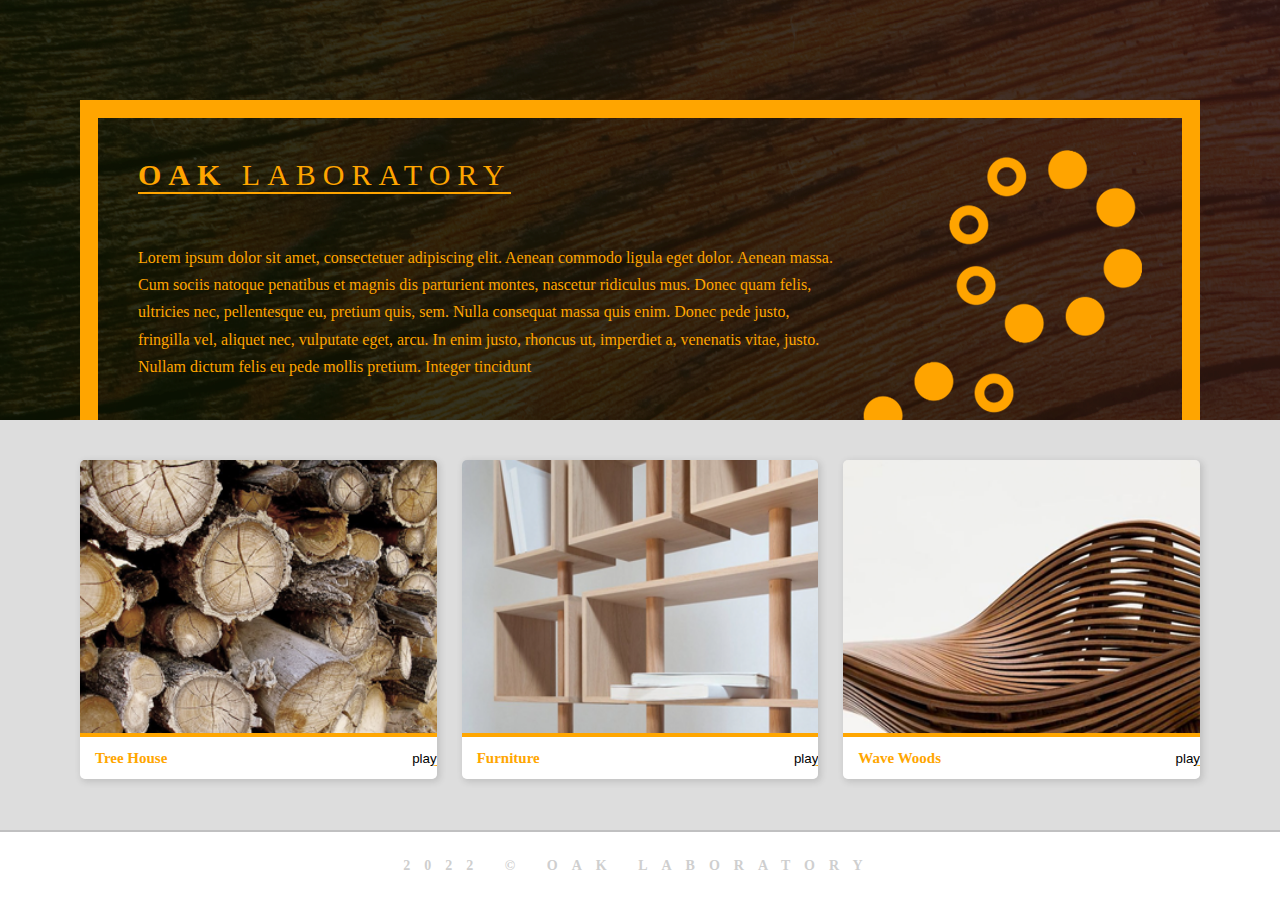
<file: wood/index.html>
<!DOCTYPE html>
<html>
  <head>
    <meta charset="utf-8" />
    <title>WOOD</title>
    <link rel="stylesheet" href="style.css" />
  </head>
  <body>
    <div class="wrapper">
      <header class="header">
        <div class="layout-container">
          <div class="intro">
            <h1 class="intro-title"><strong>OAK</strong> LABORATORY</h1>
            <div class="intro-main">
              <p class="intro-explanation">
                Lorem ipsum dolor sit amet, consectetuer adipiscing elit. Aenean commodo ligula eget dolor. Aenean
                massa. Cum sociis natoque penatibus et magnis dis parturient montes, nascetur ridiculus mus. Donec quam
                felis, ultricies nec, pellentesque eu, pretium quis, sem. Nulla consequat massa quis enim. Donec pede
                justo, fringilla vel, aliquet nec, vulputate eget, arcu. In enim justo, rhoncus ut, imperdiet a,
                venenatis vitae, justo. Nullam dictum felis eu pede mollis pretium. Integer tincidunt
              </p>
            </div>
          </div>
        </div>
      </header>

      <main class="main">
        <div class="layout-container">
          <ul class="media">
            <li class="media-item">
              <img class="media-item-cover" src="./images/type-a.png" alt="" />
              <div class="media-item-main">
                <h2 class="media-item-title">Tree House</h2>
                <button class="media-item-play">play</button>
              </div>
            </li>

            <li class="media-item">
              <img class="media-item-cover" src="./images/type-b.png" alt="" />
              <div class="media-item-main">
                <h2 class="media-item-title">Furniture</h2>
                <button class="media-item-play">play</button>
              </div>
            </li>

            <li class="media-item">
              <img class="media-item-cover" src="./images/type-c.png" alt="" />
              <div class="media-item-main">
                <h2 class="media-item-title">Wave Woods</h2>
                <button class="media-item-play">play</button>
              </div>
            </li>
          </ul>
        </div>
      </main>

      <footer class="footer">
        <p>2022 © OAK LABORATORY</p>
      </footer>
    </div>
  </body>
</html>
</file>
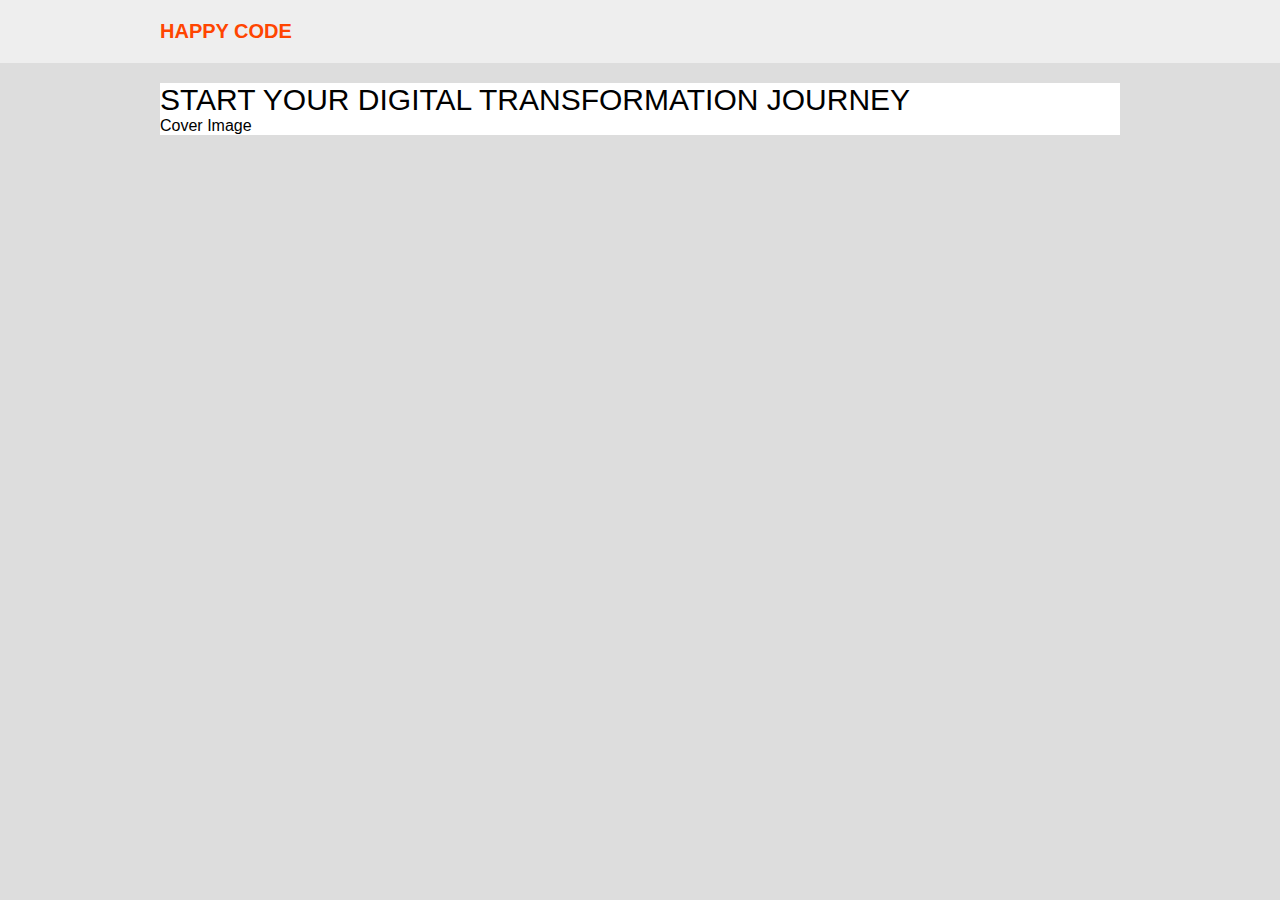
<file: day06/covers/index.html>
<!DOCTYPE html>
<html>
	<head>
		<link rel="stylesheet" href="style.css">
	</head>
	<body>

		<header class="header">
			<div class="wrapper">
				<h1 class="header-logo">HAPPY CODE</h1>
			</div>
		</header>

		<section class="section">
			<div class="wrapper">
				<div class="section-container">
					<h2 class="section-title">
						START YOUR
						DIGITAL
						TRANSFORMATION
						JOURNEY
					</h2>
					<div class="section-contents">
						Cover Image
					</div>
				</div>
			</div>
		</section>

	</body>
</html>
</file>
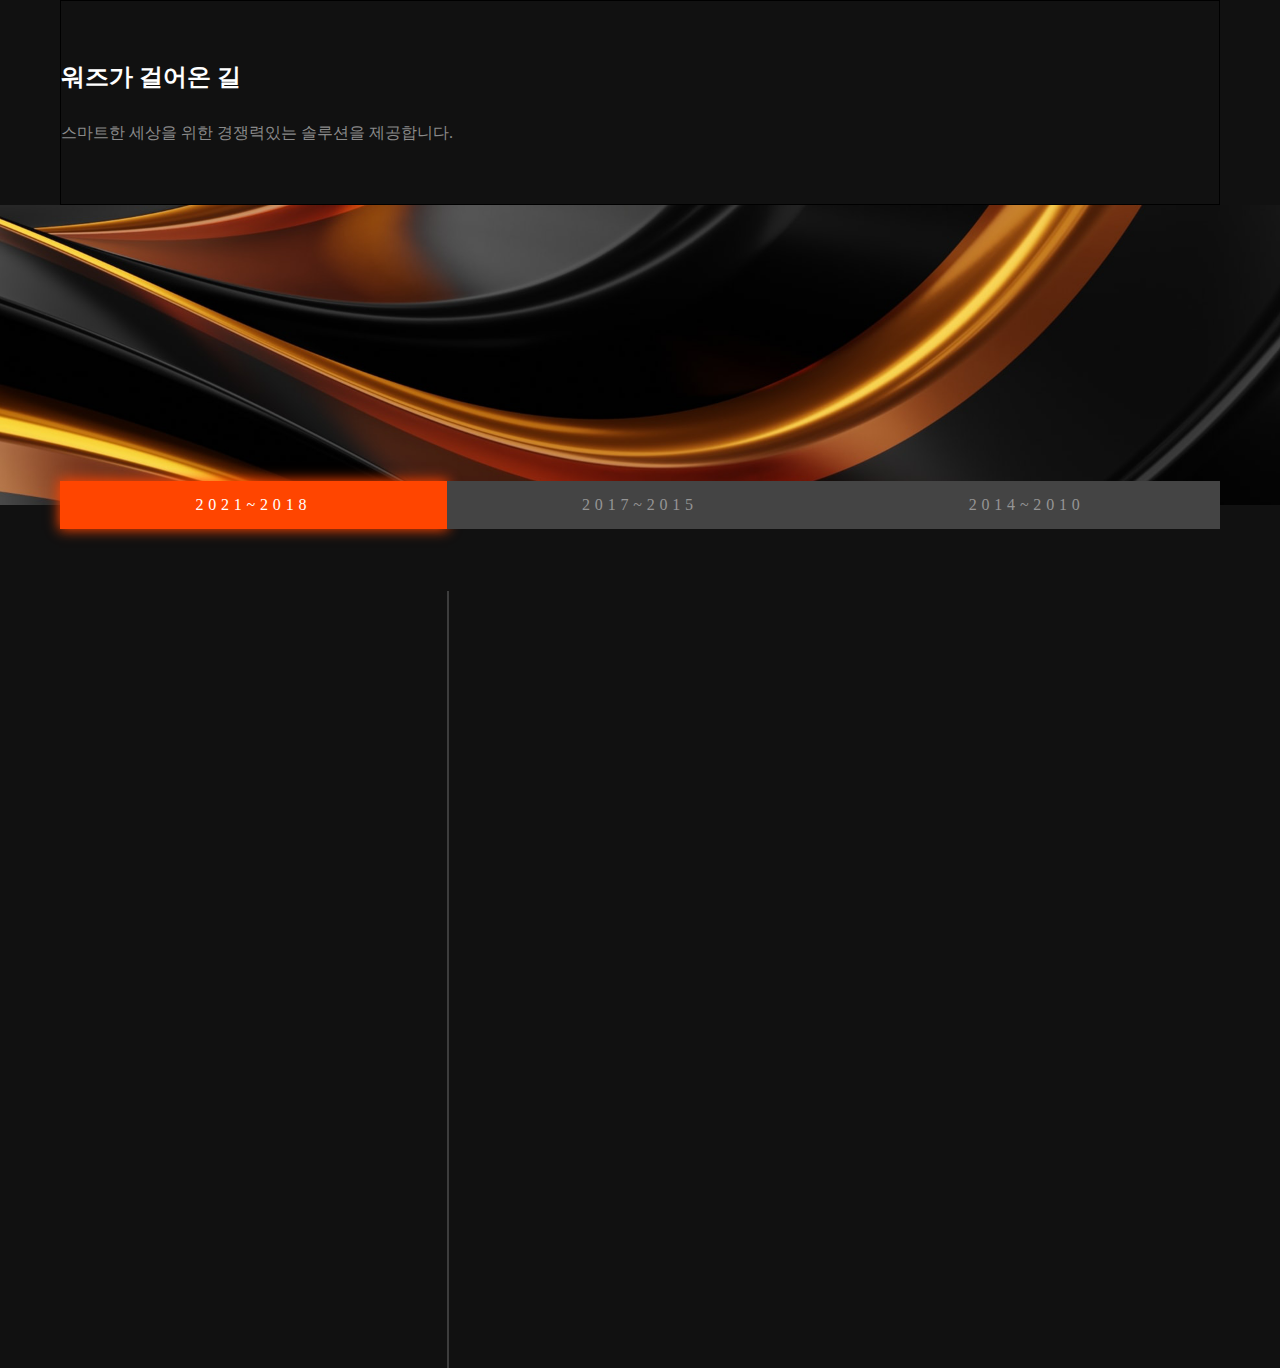
<file: day06/history/index.html>
<!DOCTYPE html>
<html>
  <head>
    <title>Timeline</title>
    <link rel="stylesheet" href="style.css" />
  </head>
  <body>
    <div class="wrapper">
      <header class="header">
        <h1 class="header-title">워즈가 걸어온 길</h1>
        <p class="header-description">스마트한 세상을 위한 경쟁력있는 솔루션을 제공합니다.</p>
      </header>
      <div class="page-histoty">
        <div class="histoty-cover">
          <img src="./images/cover.png" alt="" />
        </div>
        <nav class="history-menu">
          <ul class="l_row tab">
            <li class="l_col_4_12">
              <button class="tab-item tab-item_active">2021~2018</button>
            </li>
            <li class="l_col_4_12">
              <button class="tab-item">2017~2015</button>
            </li>
            <li class="l_col_4_12">
              <button class="tab-item">2014~2010</button>
            </li>
          </ul>
        </nav>
        <ul class="history">
          <li class="history-item">
            <h2 class="history-year">2021</h2>
            <div class="history-item-content">
              <ul>
                <li class="history-month">
                  <strong>01</strong>
                  <span>SBS 8시 뉴스 '건조할수로고 침방울 더 빠르고 멀리' 방영</span>
                </li>
                <li class="history-month">
                  <strong>03</strong>
                  <span>SBS2TB 재난﹒안전 인사이드 '실내 침방울 확산 시뮬레이션' 방영</span>
                </li>
                <li class="history-month">
                  <strong>06</strong>
                  <span>2020 과학기술정보통신부 연구산업 콘퍼런스 장관 유공자 표창 수상</span>
                </li>
              </ul>
            </div>
          </li>
          <li class="history-item">
            <h2 class="history-year">2020</h2>
            <div class="history-item-content">
              <ul>
                <li class="history-month">
                  <strong>04</strong>
                  <span>조달청 우수제품 인증</span>
                </li>
                <li class="history-month">
                  <strong>05</strong>
                  <span>기술개발제품 시범구매 신청</span>
                </li>
                <li class="history-month">
                  <strong>09</strong>
                  <span>연구산업유공표창(과학기술정보통신부 장관 표창)수상</span>
                </li>
              </ul>
            </div>
          </li>
          <li class="history-item">
            <h2 class="history-year">2019</h2>
            <div class="history-item-content">
              <ul>
                <li class="history-month">
                  <strong>03</strong>
                  <span>생산성 제조혁신센터 멤버쉽 체결</span>
                </li>
                <li class="history-month">
                  <strong>09</strong>
                  <span>생산성팩토리 어워즈 코리아 MES부문 고객만족 대상 수상</span>
                </li>
                <li class="history-month">
                  <strong>12</strong>
                  <span>올해의 우수 브랜드 대상1위 Web Design 서비스 부문 고객만족 대상 수상</span>
                </li>
                <li class="history-month">
                  <strong>12</strong>
                  <span>코리아 기업대상 생산성팩토리 부문 5년 연속 대상 수상</span>
                </li>
              </ul>
            </div>
          </li>
          <li class="history-item">
            <h2 class="history-year">2018</h2>
            <div class="history-item-content">
              <ul>
                <li class="history-month">
                  <strong>04</strong>
                  <span>기가코리아 4G 인더스트리 사업 선정</span>
                </li>
                <li class="history-month">
                  <strong>04</strong>
                  <span>KORAS 선도기업 사업 선정</span>
                </li>
                <li class="history-month">
                  <strong>08</strong>
                  <span>싱가폴 생산성본부 & 브라운카페 MOU 체결</span>
                </li>
                <li class="history-month">
                  <strong>12</strong>
                  <span>코리아 기업대상 생산성팩토리 부문 대상 수상</span>
                </li>
              </ul>
            </div>
          </li>
          <li class="history-item">
            <h2 class="history-year">2017</h2>
            <div class="history-item-content">
              <ul>
                <li class="history-month">
                  <strong>01</strong>
                  <span>해외법인(싱가폴) 설립</span>
                </li>
                <li class="history-month">
                  <strong>08</strong>
                  <span>서울생산성본부 스마트팩토리 시범 모델 구축</span>
                </li>
                <li class="history-month">
                  <strong>10</strong>
                  <span>하이서울브랜드 설립</span>
                </li>
              </ul>
            </div>
          </li>
        </ul>
      </div>
    </div>
  </body>
</html>
</file>
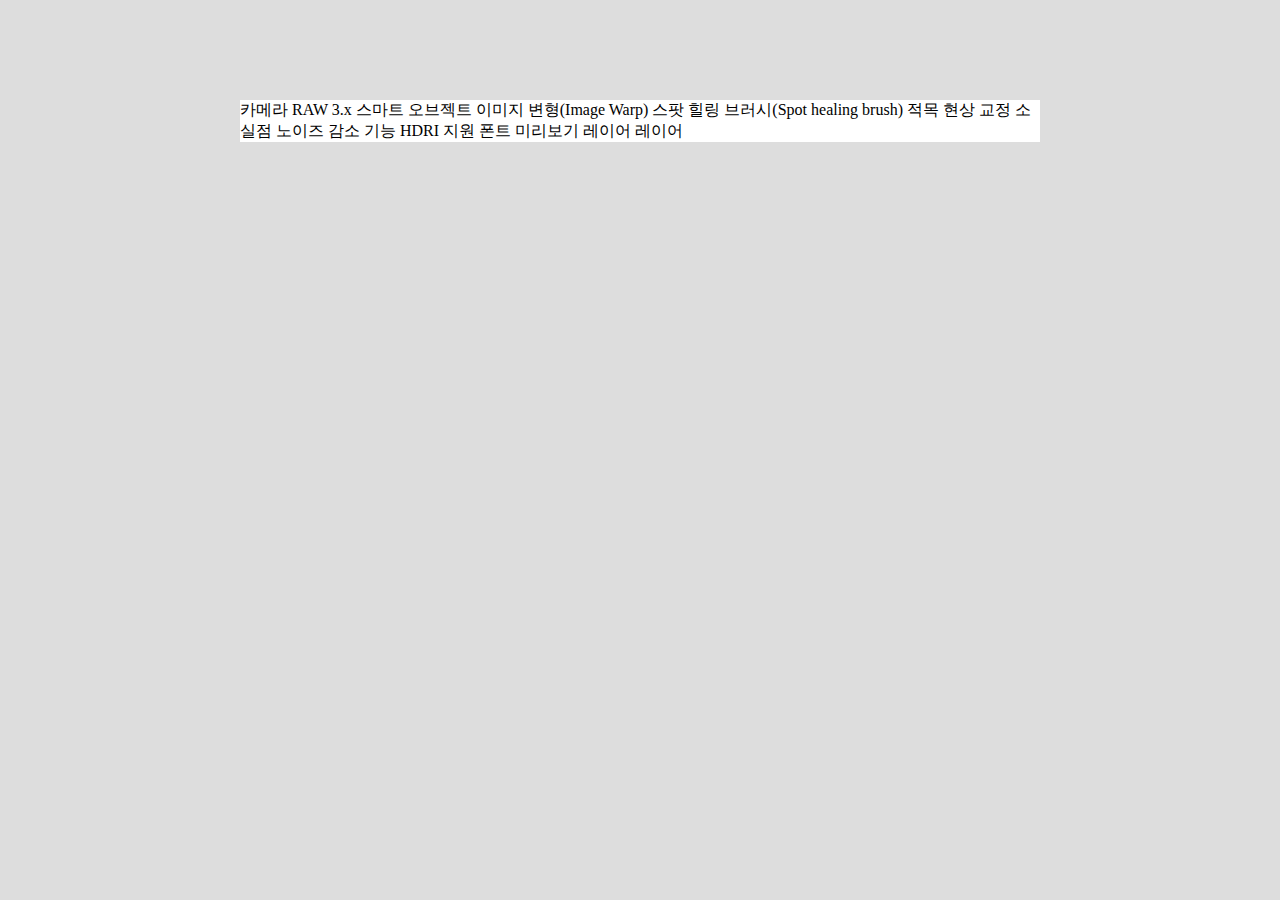
<file: day06/lists/index.html>
<!DOCTYPE html>
<html>
	<head>
		<title>Common Lists</title>
		<style>
			body {
				background-color: #ddd;
			}
			.box {
				width: 800px;
				margin: 100px auto;
				background-color: white;
			}
		</style>
	</head>
	<body>

		<div class="box">
			카메라 RAW 3.x
			스마트 오브젝트
			이미지 변형(Image Warp)
			스팟 힐링 브러시(Spot healing brush)
			적목 현상 교정
			소실점
			노이즈 감소 기능
			HDRI 지원
			폰트 미리보기
			레이어 레이어
		</div>

	</body>
</html>
</file>
<file: day01/day01.css>
html,
body {
  margin: 0;
  padding: 0;
}

body {
  background-image: linear-gradient(to top, #00122e, #002659, #003a88, #004eb9, #63b2da);
  overflow-x: hidden;
}

ul {
  list-style: none;
  padding: 0;
  margin: 0;
}

:root {
  font-size: 10px;
}

.timeline-title {
  margin: 0;
  padding: 20px;
  text-align: center;
  background-color: rgba(0, 0, 0, 0.4);
  color: #fff;
  font-weight: bold;
}

section.timeline-wrapper {
  max-width: 1200px;
  margin: 0 auto;
  padding: 0px 20px;
}

.timeline-item-container {
  position: relative;
  box-sizing: border-box;
  width: 50%;
  padding: 20px;
}

.timeline-item-container:nth-child(odd) {
  padding: 30px 50px 30px 0px;
  border-right: 4px solid;
  margin-left: 2px;
}

.timeline-item-container:nth-child(even) {
  margin-left: auto;
  padding: 30px 0px 30px 50px;
  border-left: 4px solid;
  margin-right: 2px;
}

.timeline-item-container::after {
  position: absolute;
  top: calc(50% - (23px / 2));
  content: "";
  width: 15px;
  height: 15px;
  border: 4px solid;
  border-radius: 50%;
  background-color: #ffffff;
}

.timeline-item-container.pikeeel::after {
  top: 38%;
}

.timeline-item-container.dolphin::after {
  top: 10%;
}

.timeline-item-container.giant-squid::after {
  top: 10%;
}

.timeline-item-container.whale::after {
  top: 10%;
}

.timeline-item-container:nth-child(even)::after {
  left: -13.5px;
}

.timeline-item-container:nth-child(odd)::after {
  right: -13.5px;
}

.timeline-item-container.hippocampus {
  padding-top: 100px;
  padding-bottom: 150px;
}

.timeline-item-container.starfish {
  padding-bottom: 200px;
}

.timeline-item-container.pikeeel {
  padding-bottom: 350px;
}

.timeline-item-container.dolphin {
  padding-bottom: 900px;
}

.timeline-item-container.giant-squid {
  padding-bottom: 900px;
}

.timeline-item-container.whale {
  padding-bottom: 900px;
}

.timeline-item-line {
  position: absolute;
  top: calc(50% - (23px / 2));
  color: #fff;
  font-size: 1.6rem;
  font-weight: bold;
}

.pikeeel .timeline-item-line {
  top: 38%;
}

.dolphin .timeline-item-line {
  top: 10%;
}

.giant-squid .timeline-item-line {
  top: 10%;
}

.whale .timeline-item-line {
  top: 10%;
}

.timeline-item-line.right {
  right: -100px;
}

.timeline-item-line.left {
  left: -100px;
}

.timeline-item-image {
  position: absolute;
}

.timeline-item-image.image-hippocampus {
  top: 80px;
  right: 40px;
  width: 80px;
}

.timeline-item-image.image-starfish {
  top: 0px;
  left: 20px;
  width: 80px;
}

.timeline-item-image.image-pikeeel {
  top: -30px;
  right: 40px;
  width: 150px;
}

.timeline-item-image.image-dolphin {
  left: -70px;
  bottom: 100px;
  width: 600px;
}

.timeline-item-image.image-giant-squid {
  right: -100%;
  bottom: 150px;
  width: 800px;
}

.timeline-item-image.image-whale {
  left: -100%;
  bottom: 0px;
  width: 1000px;
}

.timeline-item {
  border-radius: 20px;
  padding: 20px 30px;
  background: #e4e4e43d;
}

.timeline-item-title {
  text-align: center;
  font-size: 3rem;
  letter-spacing: 1px;
  color: #fff;
}

.timeline-item-description {
  height: 100px;
  overflow: scroll;
  font-size: 1.6rem;
  line-height: 1.4;
}
</file>
<file: wood/style.css>
html,
body {
  margin: 0;
  padding: 0;
}

* {
  box-sizing: border-box;
}

:root {
  font-size: 10px;
}

ul {
  list-style: none;
  padding: 0;
  margin: 0;
}

img {
  display: block;
}

body {
  background-color: #dddddd;
}

/* layout */

.layout-container {
  max-width: 1200px;
  margin: 0 auto;
  padding: 0 40px;
}

.wrapper {
  min-height: calc(100vh - 70px);
  margin: 0 auto;
  padding-bottom: 70px;
}

.header {
  background-image: url(./images/header-bg.png);
  background-position: center;
  padding: 100px 0 0;
}

.intro {
  border: 18px solid #ffa500;
  border-bottom: 0;
  padding: 40px 40px 0;
  color: #ffa500;
  overflow: hidden;
}

.intro-title {
  display: inline-block;
  margin: 0;
  border-bottom: 2px solid;
  letter-spacing: 0.7rem;
  font-weight: normal;
  font-size: 3rem;
}

.intro-title strong {
  font-weight: bold;
}

.intro-main {
  display: flex;
  justify-content: space-between;
  position: relative;
}

.intro-main::after {
  display: inline-block;
  position: absolute;
  top: -44px;
  right: 0;
  content: "";
  background-image: url(./images/container-bg.png);
  background-position: center;
  width: 290px;
  height: 408px;
  background-repeat: no-repeat;
}

.intro-explanation {
  margin: 50px 300px 40px 0;
  line-height: 1.7;
  font-size: 1.6rem;
}

.main {
  padding: 40px 0;
}

.media {
  display: grid;
  grid-template-columns: 1fr 1fr 1fr;
  gap: 25px;
}

.media-item {
  border-radius: 5px;
  overflow: hidden;
  box-shadow: 2px 2px 6px 1px #57575733;
}

.media-item-cover {
  width: 100%;
}

.media-item-main {
  display: flex;
  justify-content: space-between;
  align-items: center;
  border-top: 4px solid #ffa600;
  background-color: #fff;
}

.media-item-title {
  margin-left: 15px;
  color: #ffa600;
}

.media-item-play {
  border: 0;
  padding: 0;
  background-color: transparent;
  background-image: url(./images/play.png);
}

.footer {
  display: flex;
  align-items: center;
  justify-content: center;
  position: fixed;
  bottom: 0;
  left: 0;
  right: 0;
  height: 70px;
  border-top: 2px solid #c0c0c1;
  background-color: #fff;
  color: #cfcfcf;
  letter-spacing: 1.4rem;
  font-size: 1.4rem;
  font-weight: bold;
}
</file>
<file: day06/covers/style.css>
body, h1, h2 {
    margin: 0;
    font-weight: inherit;
    font-size: inherit;
}

img {
    max-width: 100%;
    vertical-align: top;
}

:root {
    font-family: "arial";
}

body {
    background-color: #ddd;
}

.wrapper {
    max-width: 960px;
    margin: 0 auto;
}

.header {
    background-color: #eee;
    margin-bottom: 20px;
    padding: 20px 0;
}

.header-logo {
    font-size: 20px;
    font-weight: bold;
    color: orangered;
}

.section-container {
    background-color: white;
}

.section-title {
    font-size: 30px;
}

.section-contents {
}
</file>
<file: cafe/style.css>
/* Reset */

body,
ul {
  padding: 0;
  margin: 0;
}

h1,
h2,
p {
  margin: 0;
}
li {
  list-style: none;
}

img {
  vertical-align: top;
}

button {
  border: 0;
  background-color: transparent;
  padding: 0;
  font-family: inherit;
  font-size: inherit;
  appearance: none;
  cursor: pointer;
  color: inherit;
}

:root {
  font-size: 62.5%;
}

body {
  font-size: 1.6rem;
}

:root {
  --gap: 20px;
}

/* Layout */

.l_row {
  display: flex;
  flex-wrap: wrap;
  margin: 0 calc(-1 * (var(--gap) / 2));
  row-gap: var(--gap);
}

.l_col {
  box-sizing: border-box;
  padding: 0 calc((var(--gap) / 2));
}

.l_col_12_12 {
  width: 100%;
}
.l_col_11_12 {
  width: 91.66666667%;
}
.l_col_10_12 {
  width: 83.33333333%;
}
.l_col_9_12 {
  width: 75%;
}
.l_col_8_12 {
  width: 66.66666667%;
}
.l_col_7_12 {
  width: 58.33333333%;
}
.l_col_6_12 {
  width: 50%;
}
.l_col_5_12 {
  width: 41.66666667%;
}
.l_col_4_12 {
  width: 33.33333333%;
}
.l_col_3_12 {
  width: 25%;
}
.l_col_2_12 {
  width: 16.66666667%;
}
.l_col_1_12 {
  width: 8.33333333%;
}

/* Common */

.button {
  width: 100%;
  padding: 10px;
  background-color: #ffd700;
}

.button_prev {
  text-align: left;
}
.button_next {
  text-align: right;
}

/* Component */

.main {
  width: 50%;
  font-size: 1.6rem;
  position: fixed;
  height: 100vh;
}

.content {
  margin-left: 50vw;
  max-width: 800px;
}

.main-cover {
  width: 100%;
  height: 100%;
  object-fit: cover;
  vertical-align: bottom;
}

.main-title {
  position: absolute;
  bottom: 0;
  color: #fff;
  font-size: 5vw;
  margin-left: 14px;
}

.content {
  padding: var(--gap);
  box-sizing: border-box;
  overflow: scroll;
}

.section {
  margin-bottom: var(--gap);
}

.section + .section {
  margin-top: var(--gap);
}

.section-title {
  font-size: 2.4rem;
  margin-bottom: var(--gap);
}

.section-description {
  font-size: 1.6rem;
}

.section-footer {
  margin-top: var(--gap);
}

.coffee {
  max-width: 100%;
  height: 100%;
}

@media (max-width: 900px) {
  .l_wrapper {
    flex-direction: column;
  }

  .l_col_mobile_12_12 {
    width: 100%;
  }
  .l_col_mobile_11_12 {
    width: 91.66666667%;
  }
  .l_col_mobile_10_12 {
    width: 83.33333333%;
  }
  .l_col_mobile_9_12 {
    width: 75%;
  }
  .l_col_mobile_8_12 {
    width: 66.66666667%;
  }
  .l_col_mobile_7_12 {
    width: 58.33333333%;
  }
  .l_col_mobile_6_12 {
    width: 50%;
  }
  .l_col_mobile_5_12 {
    width: 41.66666667%;
  }
  .l_col_mobile_4_12 {
    width: 33.33333333%;
  }
  .l_col_mobile_3_12 {
    width: 25%;
  }
  .l_col_mobile_2_12 {
    width: 16.66666667%;
  }
  .l_col_mobile_1_12 {
    width: 8.33333333%;
  }

  .main {
    position: relative;
    width: auto;
    height: 50vw;
  }

  .content {
    margin-left: 0;
  }
}
</file>
<file: day02/day02.css>
/* reset */

* {
  box-sizing: border-box;
}

body {
  padding: 0;
  margin: 0;
}

h1,
h2,
h3,
h4,
h5,
h6,
p {
  margin: 0;
}

ul {
  list-style: none;
  padding: 0;
  margin: 0;
}

/* Typography */

:root {
  font-size: 10px;
  --border-width: 4px;
}

/* layout */

.wrapper {
  background-image: linear-gradient(to top, #00122e, #002659, #003a88, #004eb9, #63b2da);
  overflow: hidden;
}

.chart-title {
  position: relative;
  left: 0;
  right: 0;
  padding: 20px;
  text-align: center;
  background-color: rgba(0, 0, 0, 0.4);
  color: #fff;
  font-weight: bold;
  font-size: 2em;
}

.chart {
  padding: 0px 20px;
  max-width: 1200px;
  margin: 0 auto;
}

.layout {
  position: relative;
}

.chart-item {
  padding-top: 100px;

  width: 50%;
  color: black;
}

.chart-item.hippocampus {
  padding-bottom: 150px;
}

.chart-item.starfish {
  padding-bottom: 200px;
}

.chart-item.pikeeel {
  padding-bottom: 350px;
}

.chart-item.dolphin,
.chart-item.giant-squid,
.chart-item.whale {
  padding-bottom: 900px;
}

.layout:nth-child(odd) .chart-item {
  padding-right: 40px;
  margin-right: auto;
  margin-left: calc(var(--border-width) / 2);
  border-right: var(--border-width) solid;
}

.layout:nth-child(even) .chart-item {
  padding-left: 40px;
  margin-left: auto;
  margin-right: calc(var(--border-width) / 2);
  border-left: var(--border-width) solid;
}

.chart-item-main {
  min-height: 200px;
  padding: 20px 30px;
  border-radius: 20px;
  background: #e4e4e43d;
  position: relative;
}

.chart-item-title {
  color: #fff;
  text-align: center;
  font-size: 3rem;
  letter-spacing: 1px;
  margin: 10px 0;
}

.chart-item-explanation {
  font-size: 1.6rem;
  line-height: 1.4;
}

.chart-item-main .chart-item-image {
  width: 100%;
  position: absolute;
}

.chart-item-image.hippocampus {
  width: 80px;
  top: -40px;
  right: 0px;
}

.chart-item-image.starfish {
  width: 80px;
  top: -40px;
  left: 0px;
}

.chart-item-image.pikeeel {
  top: -90px;
  right: 25px;
  width: 180px;
}

.chart-item-image.dolphin {
  right: 90px;
  top: 450px;
  width: 600px;
}

.chart-item-image.giant-squid {
  left: 100px;
  top: 460px;
  width: 800px;
}

.chart-item-image.whale {
  left: -500px;
  top: 200px;
  width: 1000px;
}

.layout .chart-item-division {
  position: absolute;
  top: 100px;
  bottom: 0;
  left: 0;
  right: 0;
  text-align: center;
}

.chart-item-division::after {
  display: block;
  margin: 0 auto;
  content: "";
  width: 15px;
  height: 15px;
  border: 4px solid;
  border-radius: 50%;
  background-color: #ffffff;
}

.chart-item-division-explanation {
  margin: 10px 0;
  font-size: 1.6rem;
  font-weight: bold;
  color: #fff;
}
</file>
<file: events/style.css>
/* reset */
body,
ul {
  margin: 0;
  padding: 0;
}

li {
  list-style: none;
}

h1,
h2,
h3,
h4,
h5,
h6,
p {
  margin: 0;
}

button {
  border: 0;
  background-color: transparent;
  padding: 0;
  font-family: inherit;
  font-size: inherit;
  appearance: none;
  cursor: pointer;
  color: inherit;
}

a {
  text-decoration: none;
}

:root {
  font-family: "Montserrat", sans-serif;
  font-weight: 500;
}

:root {
  font-size: 10px;
}

:root {
  --gap: 24px;
  --gray: #cacbc9;
  --light-purple: #f1e0f8;
  --purple: #673399;
  --content-bg-color: #fefeff;
  --state-box: 68px;
  --zigzag-purple: #51318b;
  --zigzag-light-purple: #a887e1;
  --zigzag-highlight: #d9501a;
}

/* layout */

body {
  background-color: #fef1ec;
  display: flex;
  flex-direction: column;
  min-height: 100vh;
}

.row {
  display: flex;
  flex-wrap: wrap;
  margin: 0 calc(-1 * var(--gap) / 2);
  row-gap: var(--gap);
}

.col {
  width: 33.33333%;
  flex-shrink: 0;
  padding: 0 calc(var(--gap) / 2);
  box-sizing: border-box;
}

.row.auto-width .col {
  width: auto;
}

.row.align-center {
  align-items: center;
  height: 100%;
}

.half .col {
  width: 50%;
}

.quarter .col:first-child {
  width: 26%;
}

.quarter .col:not(:first-child) {
  flex-grow: 1;
}

.wrapper {
  max-width: 1080px;
  margin: 0 auto;
}

/* common */

.red-button {
  position: relative;
  border-radius: 5px;
  background-color: orangered;
  box-shadow: 0px 4px 0px 0px #b92800;
  font-size: 1.4rem;
  padding: 10px 14px;
  color: #fff;
}

.red-button:active {
  top: 5px;
  box-shadow: none;
}

/* component */

/* event-page */

.header {
  display: flex;
  justify-content: space-between;
  align-items: center;
  margin: 100px 0;
}

.header-title {
  font-size: 4rem;
  color: #f67e71;
}

.event-wrapper {
  margin-bottom: 100px;
}

.event {
  background-color: #fff;
  box-shadow: 1px 1px 6px 1px #72727242;
  height: 100%;
  position: relative;
  overflow: hidden;
}

.event-cover img {
  width: 100%;
}

.event-content {
  padding: var(--gap);
  padding-bottom: var(--state-box);
  display: flex;
  flex-direction: column;
  justify-content: space-between;
  background-color: var(--content-bg-color);
}

.event-content-title {
  margin: 24px 0 32px;
  font-size: 2.4rem;
  font-weight: bold;
  height: 60px;
}

.event-content-description {
  /* height: 85px; */
  font-size: 1.4rem;
  color: var(--gray);
  margin-bottom: var(--gap);
}

.event-content-stack-list {
  display: flex;
  gap: 4px;
}

.event-content-stack a {
  padding: 4px 6px;
  border-radius: 4px;
  background-color: var(--light-purple);
  color: var(--purple);
  font-weight: bold;
  font-size: 1.2rem;
}

.event-content-state {
  height: var(--state-box);
  color: var(--gray);
  border-top: 4px solid;
  font-size: 1.2rem;
  font-weight: bold;
  margin-right: calc(-1 * var(--gap));
  position: absolute;
  bottom: 0;
  left: var(--gap);
  right: var(--gap);
  width: 100%;
}

.event-content-participation {
  height: 100%;
}

.event-content-participation {
  display: flex;
  justify-content: flex-end;
  margin-right: calc(2 * var(--gap));
}

.event-content-participation-item img {
  border: 4px solid var(--content-bg-color);
  border-radius: 50%;
  height: 30px;
  width: 30px;
  margin-left: -10px;
}

/* zigzag page */

/* layout */

.zigzag-content-item:nth-child(even) {
  direction: rtl;
}

.zigzag-content-item:nth-child(odd) {
  direction: ltr;
}

.zigzag-content__layout {
  box-sizing: border-box;
  height: 100%;
}

.zigzag-content-item:nth-child(odd) .zigzag-content__layout {
  padding: var(--gap) 0;
}

.zigzag-content-item:nth-child(even) .zigzag-content__layout {
  padding: var(--gap) 0px var(--gap) var(--gap);
}

/* common */

.bottom-highlight {
  position: relative;
  z-index: 1;
  font-weight: inherit;
}

.bottom-highlight::after {
  content: " ";
  position: absolute;
  left: 0;
  right: 0;
  bottom: 0;
  height: 20px;
  background-color: var(--zigzag-highlight);
  z-index: -1;
}

/* component */

.zigzag-wrapper {
  padding: 100px 0;
  background-color: var(--zigzag-purple);
}

.zigzag-header {
  display: flex;
  align-items: center;
}

.zigzag-header-title {
  font-size: 4rem;
  font-weight: inherit;
  width: 100%;
  min-height: 0;
  flex-basis: 300px;
  color: #fff;
  word-break: break-word;
}

.zigzag-header-description {
  font-size: 1.4rem;
  display: flex;
  align-items: center;
  color: var(--zigzag-light-purple);
  padding-right: 30px;
  width: 540px;
}

.zigzag-header-description::before {
  content: " ";
  display: block;
  width: 150px;
  height: 2px;
  margin-right: var(--gap);
  background-color: var(--zigzag-light-purple);
}

.zigzag-content {
  display: flex;
  flex-direction: column;
  gap: var(--gap);
  margin-top: 100px;
}

.zigzag-content-item {
  background-color: #fefeff;
  box-shadow: 1px 1px 6px 1px #00000057;
}

.zigzag-content-cover {
  width: 100%;
  height: 100%;
  object-fit: cover;
  position: relative;
}

.zigzag-content-cover-title {
  position: absolute;
  top: 0;
  left: 0;
  right: 0;
  bottom: 0;
  display: flex;
  align-items: center;
  justify-content: center;
  font-size: 3rem;
  color: #fff;
  z-index: 1;
}

.zigzag-content-cover img {
  width: 100%;
  height: 100%;
  object-fit: cover;
  vertical-align: bottom;
}

.zigzag-content-cover::after {
  content: " ";
  position: absolute;
  top: 0;
  right: 0;
  width: 100%;
  height: 100%;
  background-color: var(--zigzag-purple);
  opacity: 0.5;
}

.zigzag-content-title {
  color: var(--zigzag-purple);
  font-size: 1.8rem;
  font-weight: bold;
  margin-bottom: 32px;
}

.zigzag-content-description {
  display: flex;
  flex-direction: column;
  gap: 10px;
  direction: ltr;
  font-size: 1.4rem;
  color: #000;
}

.zigzag-content-description-item {
  display: flex;
  align-items: center;
  gap: 10px;
}

.zigzag-content-description-item::before {
  content: " ";
  display: block;
  width: 10px;
  height: 10px;
  background-color: var(--zigzag-light-purple);
  border-radius: 50%;
}
</file>
<file: grid/style.css>
/* Reset */

body,
ul,
p {
  margin: 0;
  padding: 0;
}

li {
  list-style: none;
}

img {
  vertical-align: top;
}

/* Layout */

.wrapper {
  max-width: 960px;
  margin: 0 auto;
  background-color: blueviolet;
}

.l_row {
  display: grid;
  flex-wrap: wrap;
  gap: 20px;
  grid-template-columns: repeat(12, 1fr);
  background-color: black;
}

.l_col {
  background-color: gray;
}

.l_col_12_12 {
  grid-column: span 12;
}

.l_col_11_12 {
  grid-column: span 11;
}

.l_col_10_12 {
  grid-column: span 10;
}

.l_col_9_12 {
  grid-column: span 9;
}

.l_col_8_12 {
  grid-column: span 8;
}

.l_col_7_12 {
  grid-column: span 7;
}

.l_col_6_12 {
  grid-column: span 6;
}

.l_col_5_12 {
  grid-column: span 5;
}

.l_col_4_12 {
  grid-column: span 4;
}

.l_col_3_12 {
  grid-column: span 3;
}

.l_col_2_12 {
  grid-column: span 2;
}

.l_col_1_12 {
  grid-column: span 1;
}

/* Component */

.frog {
  text-align: center;
}

.frog img {
  max-width: 100%;
  object-fit: cover;
}
</file>
<file: pixar/style.css>
/* Resets */

body,
ul {
  margin: 0;
  padding: 0;
}

li {
  list-style: none;
}

a {
  text-decoration: none;
  color: inherit;
}

img {
  vertical-align: top;
}

h1,
h2,
h3,
h4,
h5,
h6,
p {
  margin: 0;
}

button {
  border: 0;
  background-color: transparent;
  padding: 0;
  font-family: inherit;
  font-size: inherit;
  appearance: none;
  cursor: pointer;
  color: inherit;
}

:root {
  font-size: 10px;
}

:root {
  --gap: 20px;
}
/* Typography */

/* Layouts */

body {
  background-color: #181c1f;
  overflow-x: hidden;
}

.l_wrapper {
  max-width: 1200px;
  margin: 0 auto;
  padding: 0 20px;
  position: relative;
}

.l_row {
  display: grid;
  flex-wrap: wrap;
  gap: var(--gap);
  grid-template-columns: repeat(12, 1fr);
}

.l_col_11_12 {
  grid-column: span 11;
}

.l_col_10_12 {
  grid-column: span 10;
}

.l_col_9_12 {
  grid-column: span 9;
}

.l_col_8_12 {
  grid-column: span 8;
}

.l_col_7_12 {
  grid-column: span 7;
}

.l_col_6_12 {
  grid-column: span 6;
}

.l_col_5_12 {
  grid-column: span 5;
}

.l_col_4_12 {
  grid-column: span 4;
}

.l_col_3_12 {
  grid-column: span 3;
}

.l_col_2_12 {
  grid-column: span 2;
}

.l_col_1_12 {
  grid-column: span 1;
}

/* Components */

.header {
  background-color: #31373e;
}

.header-logo {
  width: 240px;
  padding: var(--gap) 0;
}

.header-logo-point {
  position: absolute;
  top: 0;
  right: -30px;
  z-index: 10;
}

.nav-button_mobile {
  display: none;
}

.menu {
  display: flex;
  background-color: #282c32;
  color: #8a8c8f;
}

.menu-item.active {
  background-color: #1d1f23;
  color: #fff;
}

.menu-item:not(.menu-item.active):hover {
  background-color: #31373e;
}

.menu-item a {
  display: block;
  padding: 12px 20px;
  font-size: 1.4rem;
  font-weight: 500;
}

.section {
  padding: calc(2 * var(--gap)) 0;
  background-color: #1d1f23;
}

.movie {
  background-color: #111111;
  border-radius: 10px;
  overflow: hidden;
  position: relative;
  box-shadow: 1px 1px 3px 0px #00000057;
}

.movie:has(.movie-content):after {
  content: " ";
  display: block;
  color: #fff;
  background-image: url(./images/movie-limit.png);
  position: absolute;
  height: 80px;
  bottom: 0;
  left: 0;
  right: 0;
}

.movie-cover {
  aspect-ratio: 600 / 400;
  background-color: rgb(50, 50, 50);
}

.movie-cover img,
.detail-cover .detail-cover-image {
  max-width: 100%;
  width: 100%;
}

.movie-content {
  border-top: 5px solid;
  padding: 14px 10px;
}

.movie-content_mandarin {
  color: #c67723;
}

.movie-content_orange {
  color: #e4512e;
}

.movie-content_purple {
  color: #8710d2;
}

.movie-content_white {
  color: #dddddd;
}

.movie-content_blue {
  color: #33669a;
}

.movie-content_green {
  color: #75d210;
}

.movie-title {
  font-size: 2.5rem;
  margin-bottom: 10px;
  white-space: nowrap;
  overflow: hidden;
  text-overflow: ellipsis;
}

.movie-description {
  font-size: 1.6rem;
  color: #676767;
  line-height: 1.5;
  overflow: hidden;
}

.movie-description:not(.detail-content-explain > .movie-description) {
  height: calc(1.5em * 5);
}

.movie.detail {
  background-color: #eee;
}

.detail-cover {
  aspect-ratio: 800 / 350;
  background-color: rgb(50, 50, 50);
}

.detail-content {
  padding: var(--gap);
  gap: var(--gap);
  display: grid;
  grid-template-columns: auto 1fr;
}

.detail-content-icon {
  transform: translateY(calc(-1 * (50% + var(--gap))));
}

.detail-content-explain-header {
  display: flex;
  justify-content: space-between;
  align-items: center;
  margin-bottom: var(--gap);
}

.detail-content-title {
  font-size: 1.8rem;
}

.detail-content-title_green {
  color: #008000;
}

.detail-release {
  font-size: 1.5rem;
  font-weight: normal;
  color: #999999;
}

.detail-content-explain .movie-description {
  color: #999999;
}

.star {
  background-image: url(./images/star.png);
  background-repeat: no-repeat;
  width: 100px;
  height: 20px;
  overflow: hidden;
}

.star-rating {
  text-indent: -99999px;
  background-image: inherit;
  background-repeat: inherit;
  background-position: bottom;
  height: 20px;
}

.star-rating_0 {
  transform: translateX(-100px);
}

.star-rating_1 {
  transform: translateX(-80px);
}

.star-rating_2 {
  transform: translateX(-60px);
}

.star-rating_3 {
  transform: translateX(-40px);
}

.star-rating_4 {
  transform: translateX(-20px);
}

.star-rating_5 {
  transform: translateX(0px);
}

.movie.aside {
  position: sticky;
  top: var(--gap);
  height: max-content;
}

.footer {
  background-color: #181c1f;
  color: #515253;
  border-top: 1px solid;
}

.footer-description {
  padding: 30px 0;
}

/* Mediaquries */
/* Tablet */
@media (max-width: 1024px) {
  /* Layouts */

  .l_col_tablet_11_12 {
    grid-column: span 11;
  }

  .l_col_tablet_10_12 {
    grid-column: span 10;
  }

  .l_col_tablet_9_12 {
    grid-column: span 9;
  }

  .l_col_tablet_8_12 {
    grid-column: span 8;
  }

  .l_col_tablet_7_12 {
    grid-column: span 7;
  }

  .l_col_tablet_6_12 {
    grid-column: span 6;
  }

  .l_col_tablet_5_12 {
    grid-column: span 5;
  }

  .l_col_tablet_4_12 {
    grid-column: span 4;
  }

  .l_col_tablet_3_12 {
    grid-column: span 3;
  }

  .l_col_tablet_2_12 {
    grid-column: span 2;
  }

  .l_col_tablet_1_12 {
    grid-column: span 1;
  }

  /* Components */

  .header-logo {
    margin: 0 auto;
    display: block;
  }

  .header-logo-point {
    display: none;
  }

  .menu {
    justify-content: center;
  }
}

@media (max-width: 768px) {
  .l_col_768px_12_12 {
    grid-column: span 12;
  }

  .l_col_768px_6_12 {
    grid-column: span 6;
  }

  /* Components */

  .movie.aside {
    display: none;
  }
}

/* Mobile */
@media (max-width: 480px) {
  .l_col_mobile_12_12 {
    grid-column: span 12;
  }

  .l_col_mobile_11_12 {
    grid-column: span 11;
  }

  .l_col_mobile_10_12 {
    grid-column: span 10;
  }

  .l_col_mobile_9_12 {
    grid-column: span 9;
  }

  .l_col_mobile_8_12 {
    grid-column: span 8;
  }

  .l_col_mobile_7_12 {
    grid-column: span 7;
  }

  .l_col_mobile_6_12 {
    grid-column: span 6;
  }

  .l_col_mobile_5_12 {
    grid-column: span 5;
  }

  .l_col_mobile_4_12 {
    grid-column: span 4;
  }

  .l_col_mobile_3_12 {
    grid-column: span 3;
  }

  .l_col_mobile_2_12 {
    grid-column: span 2;
  }

  .l_col_mobile_1_12 {
    grid-column: span 1;
  }

  /* Components */

  .header-logo {
    width: 120px;
  }
  .nav {
    display: flex;
    align-items: center;
    justify-content: space-between;
  }

  .nav-button_mobile {
    display: block;
    padding: 10px 16px;
    border-radius: 4px;
    background-color: #676767;
    color: #fff;
    font-size: 1.4rem;
    box-shadow: 1px 1px 2px 1px #00000057;
    word-break: keep-all;
  }

  .menu {
    display: none;
  }

  .menu.menu_open {
    position: absolute;
    top: 100%;
    right: 0;
    display: block;
    z-index: 10;
    box-shadow: 1px 1px 2px 1px #00000057;
  }

  .detail-content {
    display: block;
    text-align: center;
    position: relative;
  }

  .detail-content-icon {
    width: 20%;
    min-width: 50px;
    margin-bottom: -70px;
  }

  .detail-content-explain-header {
    margin: var(--gap) 0;
    display: block;
  }

  .star {
    margin: 10px auto;
  }

  .footer {
    text-align: center;
  }
}
</file>
<file: study03/style.css>
/* reset */

* {
  box-sizing: border-box;
}

body {
  margin: 0;
  padding: 0;
}

/* 헤딩 태그에 있는 기본 스타일 알아보기 */
h1,
h2,
h3,
h4,
h5,
h6,
p {
  margin: 0;
}

a {
  color: inherit;
  text-decoration: none;
}

button {
  border: 0;
  background-color: transparent;
  padding: 0;
  font-family: inherit;
  font-size: inherit;
  appearance: none;
}

:root {
  font-size: 10px;
}

:root {
  --main-blue-color: #0263a6;
  --main-skyblue-color: #0490d2;
  --main-gray-color: #f0f0f0;
  --main-white-color: #feffff;
  --sub-gray-color: #dddddd;
}

ul {
  list-style: none;
  margin: 0;
  padding: 0;
}

/* layout */

.l_container {
  margin: 0 auto;
  max-width: 1200px;
  padding: 0 30px;
}

/* components */

body {
  background-color: var(--main-gray-color);
  display: flex;
  flex-direction: column;
  min-height: 100vh;
}

/* header */

.header {
  background-color: var(--main-blue-color);
}

.header-layout {
  position: relative;
}

.header-logo {
  display: inline-block;
  padding: 40px 0;
}

/* menu */

.header-menu {
  display: flex;
  background-color: var(--main-skyblue-color);
  font-size: 1.6rem;
  font-weight: 700;
}

.header-menu-item a {
  height: 62px;
  display: flex;
  align-items: center;
  padding: 0px 26px;
  color: #fff;
}

.header-menu-item a:hover {
  background-color: var(--main-blue-color);
}

.header-menu-item a.active {
  background-color: var(--main-white-color);
  color: #000;
}

.header-menu::after {
  content: " ";
  position: absolute;
  right: 0;
  bottom: 0;
  width: 300px;
  height: 230px;
  margin-right: -40px;
  background-image: url(./images/wave.png);
  background-repeat: no-repeat;
}

.wrapper {
}

/* main */

.main {
  background-color: var(--main-white-color);
}

/* content */

.home-layout {
  display: grid;
  grid-template-columns: 1fr 200px;
  gap: 30px;
  padding: 0 20px;
}

.content-layout {
  display: flex;
  gap: 20px;
  padding: 20px 0;
}

.content-layout + .content-layout {
  border-top: 2px dashed var(--main-gray-color);
}

.content-cover {
  width: 400px;
  height: 160px;
}

.content-info-title {
  font-size: 2.4rem;
  color: var(--main-skyblue-color);
  margin-bottom: 10px;
}

.content-info-description {
  word-break: keep-all;
  color: #727272;
  font-weight: 600;
  font-size: 1.8rem;
  line-height: 1.4;
}

/* sub-menu */

.sub-menu {
  padding: 20px 0;
}

.sub-menu-title {
  color: var(--main-skyblue-color);
  font-size: 2.4rem;
  margin-bottom: 10px;
}

.sub-menu-list {
  border-left: 4px solid var(--sub-gray-color);
  padding-left: 10px;
}

.sub-menu-list-item {
  color: #727272;
  font-weight: 600;
  padding: 4px 0;
  font-size: 1.8rem;
}

/* footer */

.footer {
  background-color: #202124;
  margin: 0 auto;
  padding: 30px;
  margin-top: auto;
  width: 100%;
}

.footer-layout {
  display: flex;
  align-items: center;
  justify-content: space-between;
  margin: 0 auto;
}

.footer-menu-layout {
  display: flex;
  color: #fff;
}

.footer-menu {
  margin: 0 30px;
}

.footer-menu-title {
  font-size: 1.7rem;
  margin-bottom: 8px;
}

.footer-menu-item {
  font-size: 1.4rem;
  color: #666667;
}

.footer-menu-icon {
  background-image: url(./images/icon-sprite.png);
  width: 30px;
  height: 30px;
  cursor: pointer;
  text-indent: -99999px;
}

.footer-menu-icon.twitter {
  background-position: left top;
}

.footer-menu-icon.facebook {
  background-position: center top;
}

.footer-menu-icon.pinterest {
  background-position: right top;
}

.footer-menu-icon:hover {
  background-position-y: bottom;
}

.footer-menu-icon + .footer-menu-icon {
  margin-left: 4px;
}
</file>
<file: day06/history/style.css>
/* UA Reset */

body {
  margin: 0;
  padding: 0;
}

img {
  vertical-align: bottom;
  max-width: 100%;
}

:root {
  font-size: 10px;
}

ul {
  padding: 0;
  margin: 0;
}

li {
  list-style: none;
}

h1,
h2,
h3,
h4,
h5,
h6,
p {
  margin: 0;
  color: inherit;
}

button {
  border: 0;
  background-color: transparent;
  padding: 0;
  font-family: inherit;
  font-size: inherit;
  appearance: none;
  cursor: pointer;
  color: inherit;
}

:root {
  --gap: 30px;
  --gap-2x: 60px;
  --border-width: 2px;
  --border-width-half: var(--border-width) / 2;
}
/* Typography */

.header-title {
  font-size: 2.4rem;
}

.header-description {
  font-size: 1.6rem;
}

.history-year {
  font-size: 2.4rem;
  font-weight: 400;
}

.history-month {
  font-size: 1.6rem;
  font-weight: 400;
}

.tab-item {
  font-size: 1.6rem;
}

/* Layouts */

.l_row {
  display: grid;
  grid-template-columns: repeat(12, 1fr);
}

.l_col_11_12 {
  grid-column: span 11;
}

.l_col_10_12 {
  grid-column: span 10;
}

.l_col_9_12 {
  grid-column: span 9;
}

.l_col_8_12 {
  grid-column: span 8;
}

.l_col_7_12 {
  grid-column: span 7;
}

.l_col_6_12 {
  grid-column: span 6;
}

.l_col_5_12 {
  grid-column: span 5;
}

.l_col_4_12 {
  grid-column: span 4;
}

.l_col_3_12 {
  grid-column: span 3;
}

.l_col_2_12 {
  grid-column: span 2;
}

.l_col_1_12 {
  grid-column: span 1;
}

/* Components */

body {
  background-color: #111111;
}

.wrapper {
  max-width: 1200px;
  padding: 0 var(--gap-2x);
  margin: 0 auto;
}

.header {
  border: 1px solid;
  padding: var(--gap-2x) 0;
}

.header-title {
  color: #fff;
}

.header-description {
  padding-top: var(--gap);
  color: #8a8a8a;
}

.histoty-cover {
  margin: 0px calc(-1 * var(--gap-2x));
  height: 300px;
}

.histoty-cover img {
  width: 100%;
  height: 100%;
  object-fit: cover;
}

.tab {
  text-align: center;
  transform: translateY(-50%);
}

.tab-item {
  padding: 15px 0;
  display: block;
  width: 100%;
  background-color: #444444;
  color: #959595;
  letter-spacing: 0.3em;
}

.tab-item_active {
  background-color: #ff4500;
  color: #fff;
  box-shadow: 0px 0px 12px 1px #ff4500;
}

.history-menu {
  margin-bottom: 30px;
}

.history {
  position: relative;
}

.history::before {
  content: " ";
  position: absolute;
  top: 0;
  left: 33.333333%;
  width: var(--border-width);
  height: 100%;
  background-color: #3d3d3d;
  margin-top: 8px;
}

.history-item {
  display: grid;
  grid-template-columns: 1fr 2fr;
}

.history-item + .history-item {
  margin-top: var(--gap-2x);
}

.history-year {
  text-align: end;
  position: relative;
  padding-right: var(--gap);
  color: #fff;
}

.history-year::after {
  content: " ";
  box-sizing: border-box;
  --circle: 6px;
  position: absolute;
  top: 8px;
  right: 0;
  border: var(--circle) solid #ff4500;
  border-radius: 50%;
  transform: translateX(calc(50% + var(--border-width-half)));
}

.history-item-content {
  padding-left: var(--gap);
}

.history-month {
  display: flex;
  gap: var(--gap);
}

.history-month + .history-month {
  margin-top: calc(var(--gap) / 2);
}

.history-month strong {
  color: #ff4500;
  width: 20px;
}

.history-month span {
  color: #8a8a8a;
}

/* Mediaqueries */
@media (min-width: 1200px) {
}

@media (max-width: 768px) {
  .history-year {
    padding: 0 0 var(--gap) var(--gap);
  }

  .history-item {
    display: flex;
    flex-direction: column;
    align-items: flex-start;
  }
  .history::before {
    left: 0;
  }

  .history-year::after {
    right: auto;
    left: 0;
    transform: translateX(calc(-50% + var(--border-width-half)));
  }
}

/* animation */

.history-item {
  opacity: 0;
}

.history-item:nth-child(1) {
  animation: fade 0.7s forwards;
}

.history-item:nth-child(2) {
  animation: fade 0.7s 1s forwards;
}

.history-item:nth-child(3) {
  animation: fade 0.7s 2s forwards;
}

.history-item:nth-child(4) {
  animation: fade 0.7s 3s forwards;
}

.history-item:nth-child(5) {
  animation: fade 0.7s 4s forwards;
}

@keyframes fade {
  to {
    opacity: 1;
  }
}
</file>
